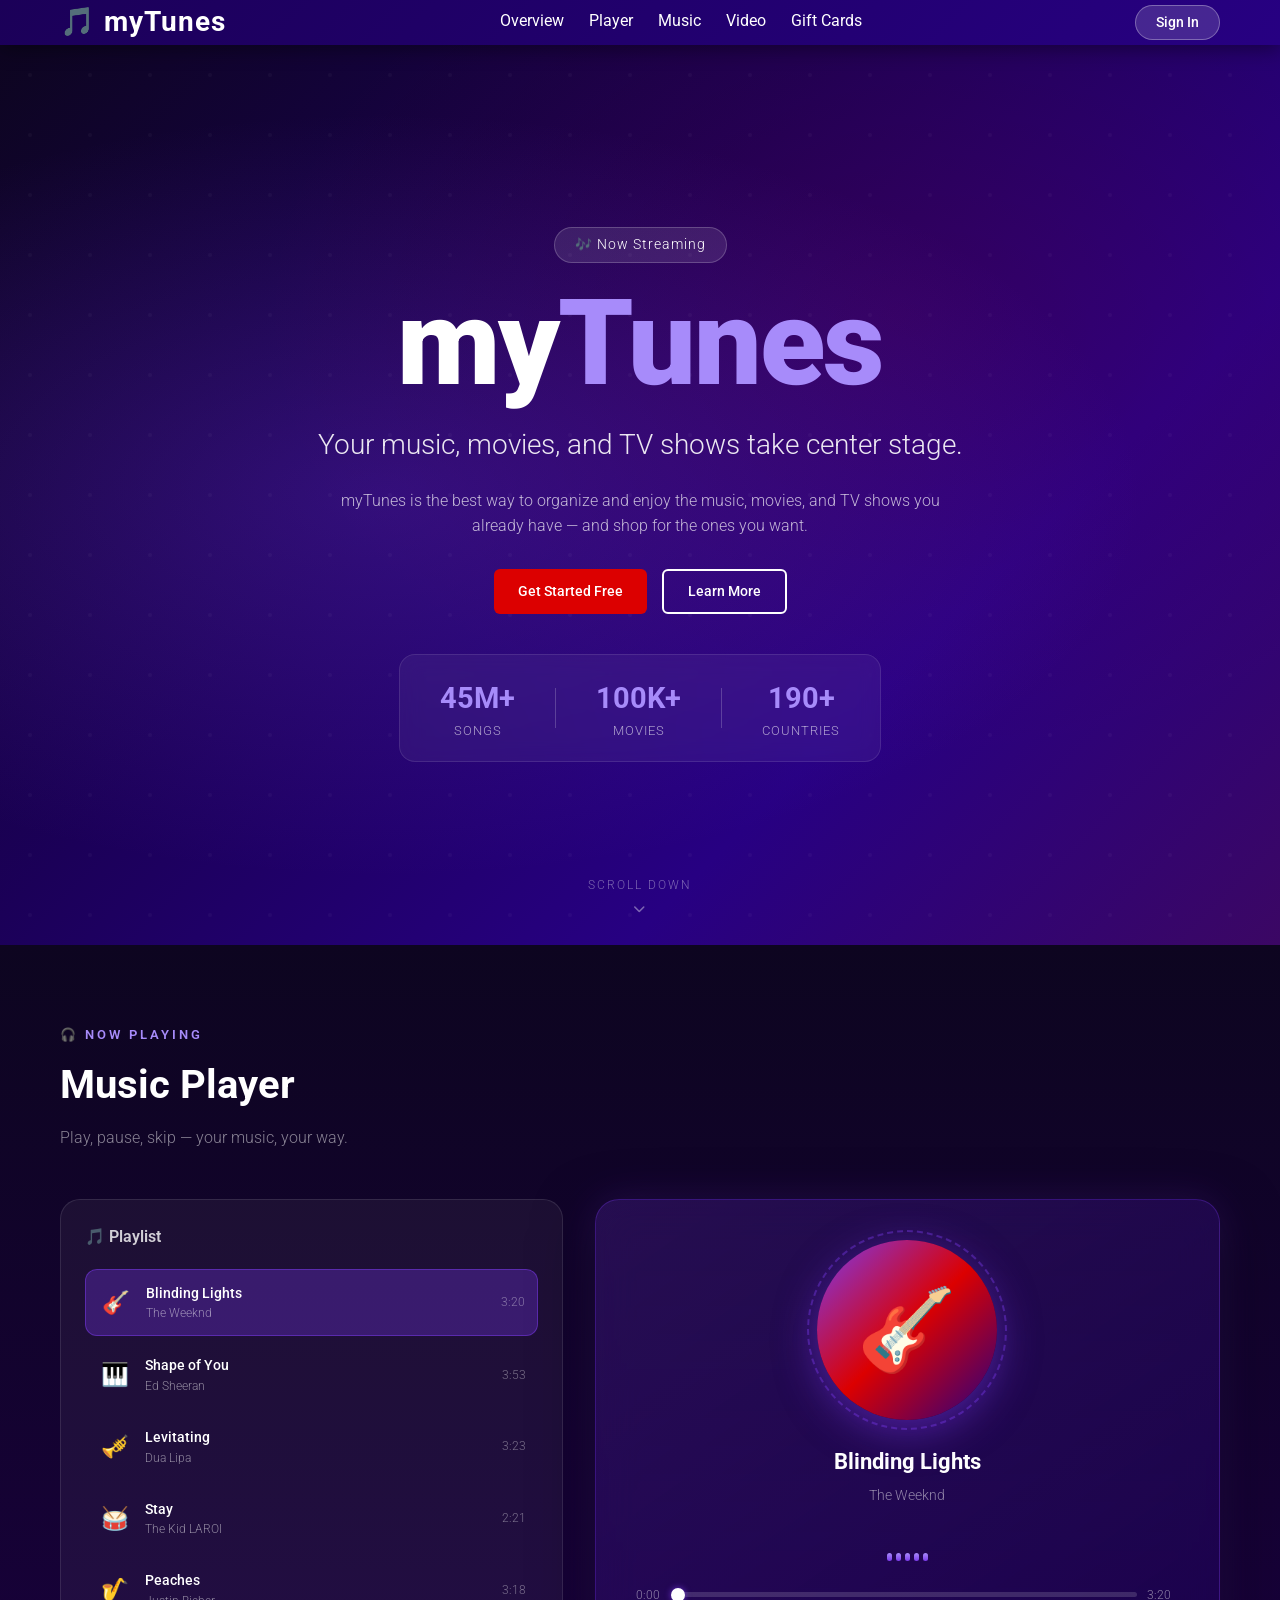
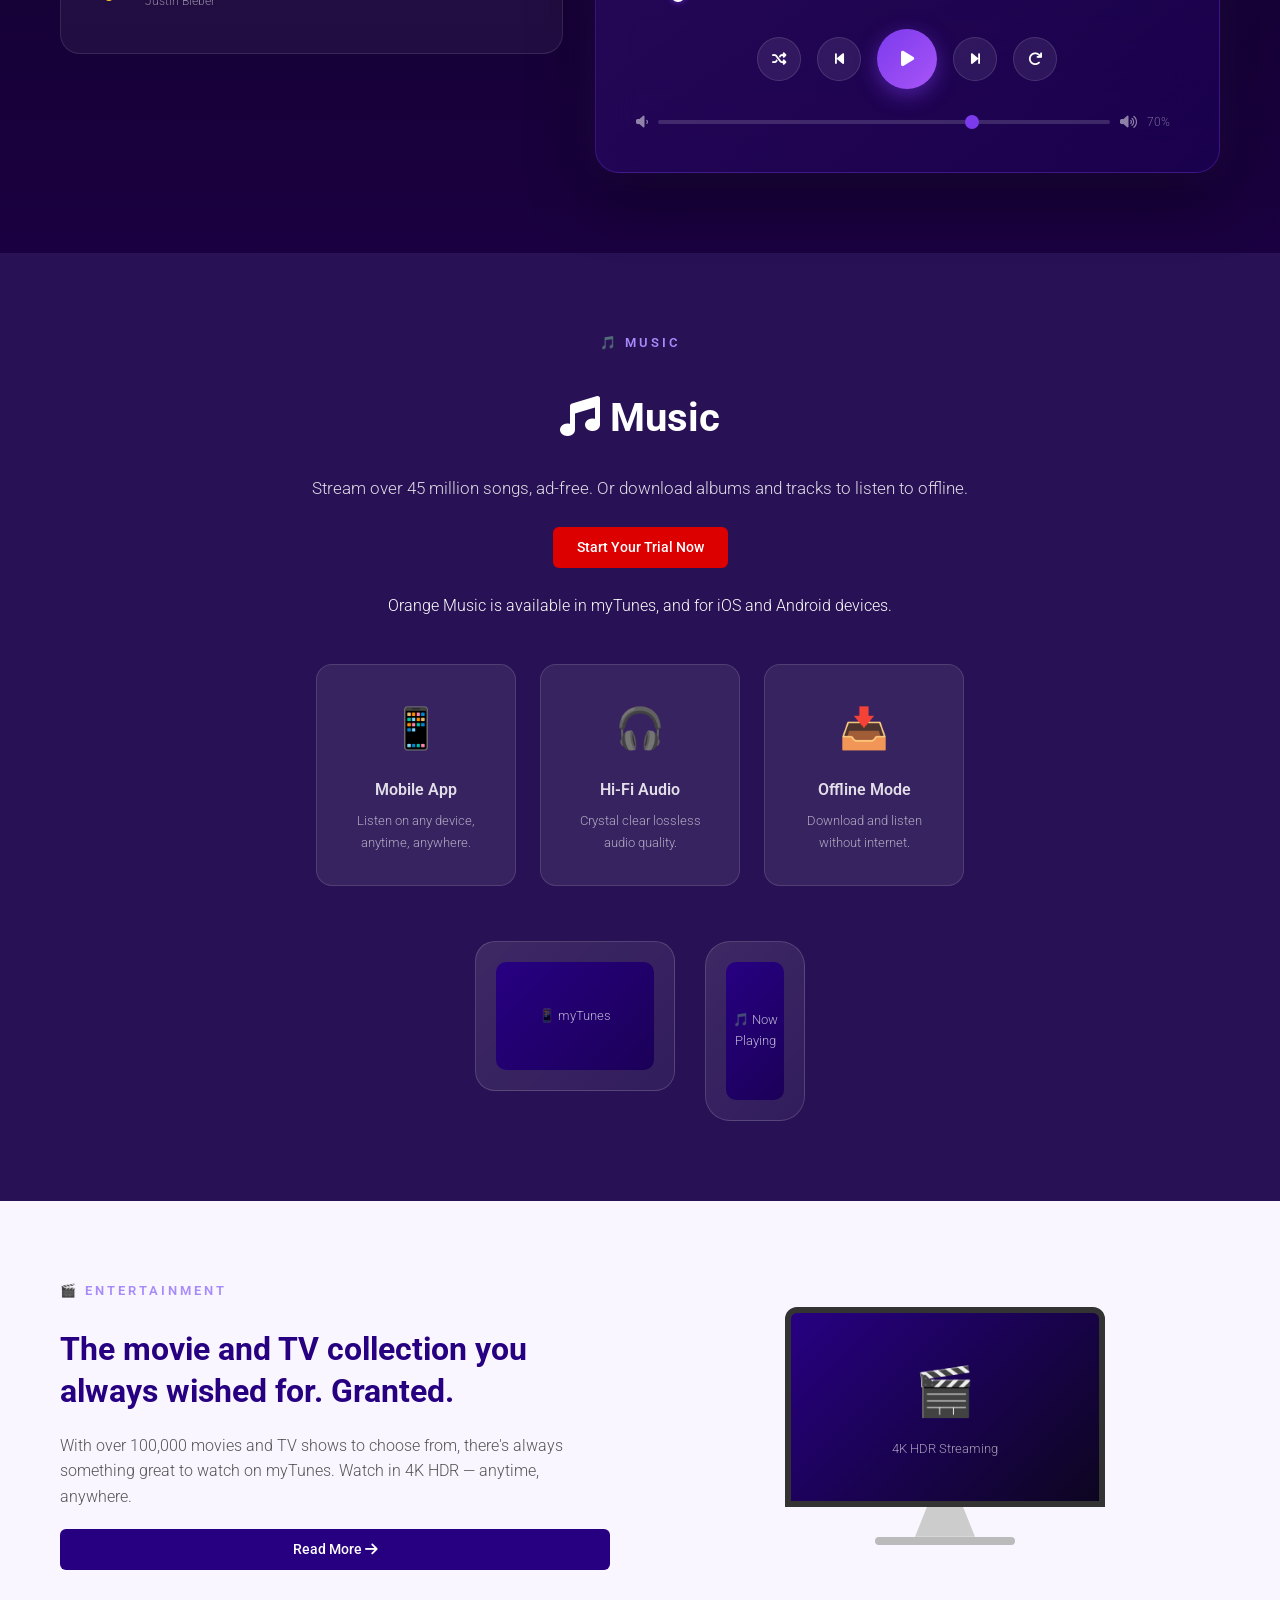
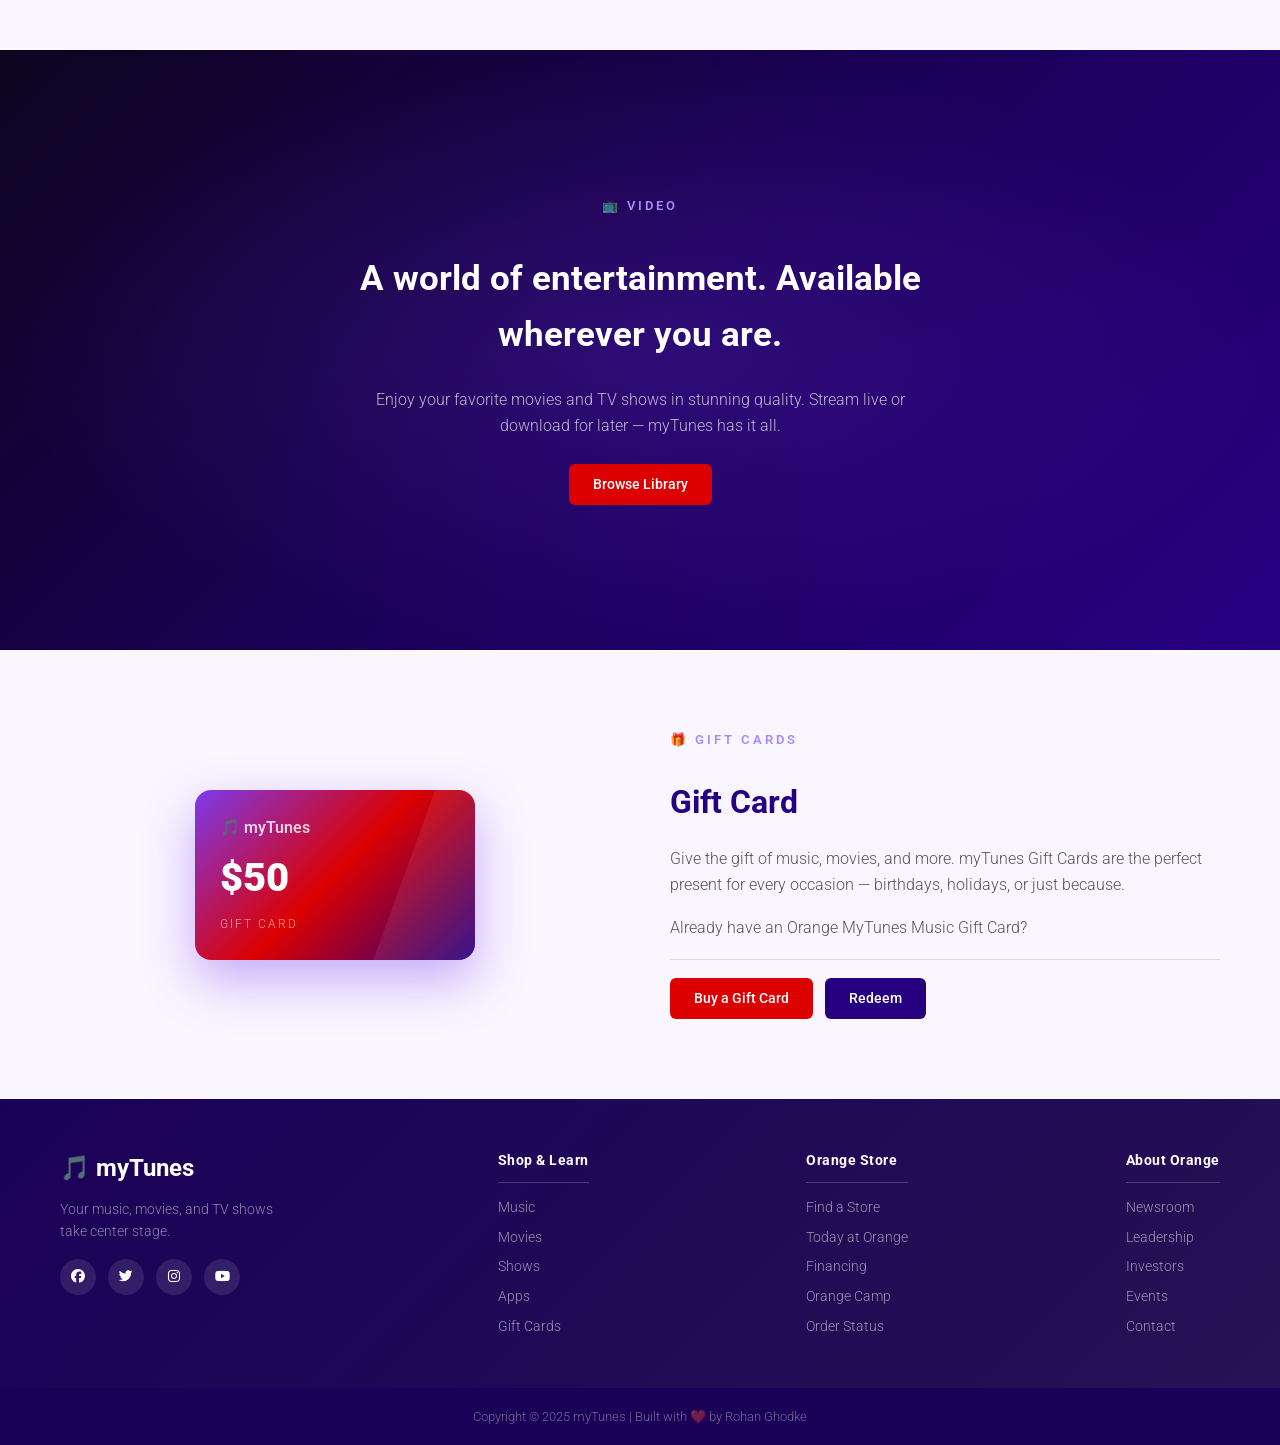
<file: music player Task- 4/index.html>
<!DOCTYPE html>
<html lang="en">
<head>
  <meta charset="UTF-8" />
  <meta http-equiv="X-UA-Compatible" content="IE=edge" />
  <meta name="viewport" content="width=device-width, initial-scale=1.0" />
  <title>myTunes Website</title>
  <link rel="stylesheet" href="style.css" />
  <link href="https://fonts.googleapis.com/css2?family=Roboto:wght@100;300;400;500;700;900&display=swap" rel="stylesheet">
  <link rel="stylesheet" href="https://cdnjs.cloudflare.com/ajax/libs/font-awesome/6.4.0/css/all.min.css">
</head>
<body>

  <!-- HEADER -->
  <header>
    <nav class="container">
      <div class="logo">🎵 myTunes</div>
      <ul>
        <a href="#hero"><li>Overview</li></a>
        <a href="#player"><li>Player</li></a>
        <a href="#music"><li>Music</li></a>
        <a href="#video"><li>Video</li></a>
        <a href="#gift"><li>Gift Cards</li></a>
      </ul>
      <div class="nav-right">
        <button class="nav-btn">Sign In</button>
      </div>
    </nav>
  </header>

  <main>

    <!-- HERO -->
    <section class="hero-section" id="hero">
      <div class="hero-overlay"></div>
      <div class="container hero-content">
        <div class="hero-badge">🎶 Now Streaming</div>
        <h1>my<span>Tunes</span></h1>
        <h3>Your music, movies, and TV shows take center stage.</h3>
        <p>myTunes is the best way to organize and enjoy the music, movies, and TV shows you already have — and shop for the ones you want.</p>
        <div class="hero-btns">
          <button class="primary-btn">Get Started Free</button>
          <button class="ghost-btn">Learn More</button>
        </div>
        <div class="hero-stats">
          <div class="stat"><span>45M+</span><p>Songs</p></div>
          <div class="stat-divider"></div>
          <div class="stat"><span>100K+</span><p>Movies</p></div>
          <div class="stat-divider"></div>
          <div class="stat"><span>190+</span><p>Countries</p></div>
        </div>
      </div>
      <div class="hero-scroll">
        <span>Scroll Down</span>
        <i class="fas fa-chevron-down"></i>
      </div>
    </section>

    <!-- MUSIC PLAYER (Task 4) -->
    <section class="player-section" id="player">
      <div class="container">
        <div class="section-label">🎧 Now Playing</div>
        <h2>Music Player</h2>
        <p class="section-sub">Play, pause, skip — your music, your way.</p>

        <div class="player-wrapper">

          <!-- PLAYLIST SIDEBAR -->
          <div class="playlist">
            <h3>🎵 Playlist</h3>
            <ul id="playlistItems">
              <li class="playlist-item active" data-index="0">
                <div class="pl-icon">🎸</div>
                <div class="pl-info">
                  <span class="pl-title">Blinding Lights</span>
                  <span class="pl-artist">The Weeknd</span>
                </div>
                <span class="pl-dur">3:20</span>
              </li>
              <li class="playlist-item" data-index="1">
                <div class="pl-icon">🎹</div>
                <div class="pl-info">
                  <span class="pl-title">Shape of You</span>
                  <span class="pl-artist">Ed Sheeran</span>
                </div>
                <span class="pl-dur">3:53</span>
              </li>
              <li class="playlist-item" data-index="2">
                <div class="pl-icon">🎺</div>
                <div class="pl-info">
                  <span class="pl-title">Levitating</span>
                  <span class="pl-artist">Dua Lipa</span>
                </div>
                <span class="pl-dur">3:23</span>
              </li>
              <li class="playlist-item" data-index="3">
                <div class="pl-icon">🥁</div>
                <div class="pl-info">
                  <span class="pl-title">Stay</span>
                  <span class="pl-artist">The Kid LAROI</span>
                </div>
                <span class="pl-dur">2:21</span>
              </li>
              <li class="playlist-item" data-index="4">
                <div class="pl-icon">🎷</div>
                <div class="pl-info">
                  <span class="pl-title">Peaches</span>
                  <span class="pl-artist">Justin Bieber</span>
                </div>
                <span class="pl-dur">3:18</span>
              </li>
            </ul>
          </div>

          <!-- PLAYER CARD -->
          <div class="player-card">

            <!-- Album Art -->
            <div class="album-art" id="albumArt">
              <div class="album-inner">
                <div class="album-emoji" id="albumEmoji">🎸</div>
              </div>
              <div class="album-ring"></div>
            </div>

            <!-- Song Info -->
            <div class="song-info">
              <h3 id="songTitle">Blinding Lights</h3>
              <p id="songArtist">The Weeknd</p>
            </div>

            <!-- Equalizer Bars -->
            <div class="equalizer" id="equalizer">
              <span></span><span></span><span></span><span></span><span></span>
            </div>

            <!-- Progress Bar -->
            <div class="progress-wrap">
              <span class="time" id="currentTime">0:00</span>
              <div class="progress-bar-wrap" id="progressWrap">
                <div class="progress-fill" id="progressFill"></div>
                <div class="progress-thumb" id="progressThumb"></div>
              </div>
              <span class="time" id="totalTime">3:20</span>
            </div>

            <!-- Controls -->
            <div class="player-controls">
              <button class="ctrl-btn" id="shuffleBtn" title="Shuffle"><i class="fas fa-random"></i></button>
              <button class="ctrl-btn prev-btn" id="prevBtn" title="Previous"><i class="fas fa-step-backward"></i></button>
              <button class="ctrl-btn play-btn" id="playBtn" title="Play/Pause">
                <i class="fas fa-play" id="playIcon"></i>
              </button>
              <button class="ctrl-btn next-btn" id="nextBtn" title="Next"><i class="fas fa-step-forward"></i></button>
              <button class="ctrl-btn" id="repeatBtn" title="Repeat"><i class="fas fa-redo"></i></button>
            </div>

            <!-- Volume -->
            <div class="volume-wrap">
              <i class="fas fa-volume-down vol-icon"></i>
              <input type="range" id="volumeSlider" class="volume-slider" min="0" max="100" value="70">
              <i class="fas fa-volume-up vol-icon"></i>
              <span class="vol-label" id="volLabel">70%</span>
            </div>

          </div>
        </div>
      </div>
    </section>

    <!-- MUSIC SECTION -->
    <section class="music-section" id="music">
      <div class="container">
        <div class="section-label">🎵 Music</div>
        <h2><i class="fa fa-music"></i> Music</h2>
        <h4>Stream over 45 million songs, ad-free. Or download albums and tracks to listen to offline.</h4>
        <button class="primary-btn">Start Your Trial Now</button>
        <p>Orange Music is available in myTunes, and for iOS and Android devices.</p>

        <div class="music-features">
          <div class="feat-card">
            <div class="feat-icon">📱</div>
            <h4>Mobile App</h4>
            <p>Listen on any device, anytime, anywhere.</p>
          </div>
          <div class="feat-card">
            <div class="feat-icon">🎧</div>
            <h4>Hi-Fi Audio</h4>
            <p>Crystal clear lossless audio quality.</p>
          </div>
          <div class="feat-card">
            <div class="feat-icon">📥</div>
            <h4>Offline Mode</h4>
            <p>Download and listen without internet.</p>
          </div>
        </div>

        <div class="devices-visual">
          <div class="device-card ipad">
            <div class="device-screen">
              <div class="screen-content">📱 myTunes</div>
            </div>
          </div>
          <div class="device-card iphone">
            <div class="device-screen">
              <div class="screen-content">🎵 Now Playing</div>
            </div>
          </div>
        </div>
      </div>
    </section>

    <!-- ABOUT MUSIC -->
    <section class="about-music container">
      <div class="about-content">
        <div class="section-label">🎬 Entertainment</div>
        <h3>The movie and TV collection you always wished for. Granted.</h3>
        <p>With over 100,000 movies and TV shows to choose from, there's always something great to watch on myTunes. Watch in 4K HDR — anytime, anywhere.</p>
        <button class="secondary-btn">Read More <i class="fas fa-arrow-right"></i></button>
      </div>
      <div class="mac-visual">
        <div class="mac-body">
          <div class="mac-screen">
            <div class="mac-screen-content">
              <div class="movie-thumb">🎬</div>
              <p>4K HDR Streaming</p>
            </div>
          </div>
          <div class="mac-stand"></div>
          <div class="mac-base"></div>
        </div>
      </div>
    </section>

    <!-- VIDEO SECTION -->
    <section class="video-section" id="video">
      <div class="video-overlay"></div>
      <div class="container">
        <div class="section-label" style="color:#a78bfa">📺 Video</div>
        <h3>A world of entertainment. Available wherever you are.</h3>
        <p>Enjoy your favorite movies and TV shows in stunning quality. Stream live or download for later — myTunes has it all.</p>
        <button class="primary-btn">Browse Library</button>
      </div>
    </section>

    <!-- GIFT SECTION -->
    <div class="container">
      <section class="gift-section" id="gift">
        <div class="gift-visual">
          <div class="gift-card-visual">
            <div class="gift-shine"></div>
            <div class="gift-logo">🎵 myTunes</div>
            <div class="gift-amount">$50</div>
            <div class="gift-label">Gift Card</div>
          </div>
        </div>
        <div class="gift-content">
          <div class="section-label">🎁 Gift Cards</div>
          <h3>Gift Card</h3>
          <p>Give the gift of music, movies, and more. myTunes Gift Cards are the perfect present for every occasion — birthdays, holidays, or just because.</p>
          <p>Already have an Orange MyTunes Music Gift Card?</p>
          <hr />
          <div class="gift-btns">
            <button class="primary-btn">Buy a Gift Card</button>
            <button class="secondary-btn">Redeem</button>
          </div>
        </div>
      </section>
    </div>

  </main>

  <!-- FOOTER -->
  <footer>
    <section class="footer-upper">
      <div class="container">
        <div class="footer-brand">
          <div class="footer-logo">🎵 myTunes</div>
          <p>Your music, movies, and TV shows take center stage.</p>
          <div class="social-links">
            <a href="#"><i class="fab fa-facebook"></i></a>
            <a href="#"><i class="fab fa-twitter"></i></a>
            <a href="#"><i class="fab fa-instagram"></i></a>
            <a href="#"><i class="fab fa-youtube"></i></a>
          </div>
        </div>
        <div class="footer-links">
          <h4>Shop & Learn</h4>
          <ul>
            <li>Music</li><li>Movies</li><li>Shows</li><li>Apps</li><li>Gift Cards</li>
          </ul>
        </div>
        <div class="footer-links">
          <h4>Orange Store</h4>
          <ul>
            <li>Find a Store</li><li>Today at Orange</li><li>Financing</li><li>Orange Camp</li><li>Order Status</li>
          </ul>
        </div>
        <div class="footer-links">
          <h4>About Orange</h4>
          <ul>
            <li>Newsroom</li><li>Leadership</li><li>Investors</li><li>Events</li><li>Contact</li>
          </ul>
        </div>
      </div>
    </section>
    <section class="footer-lower">
      <p>Copyright © 2025 myTunes | Built with ❤️ by Rohan Ghodke</p>
    </section>
  </footer>

  <script src="script.js"></script>
</body>
</html>
</file>
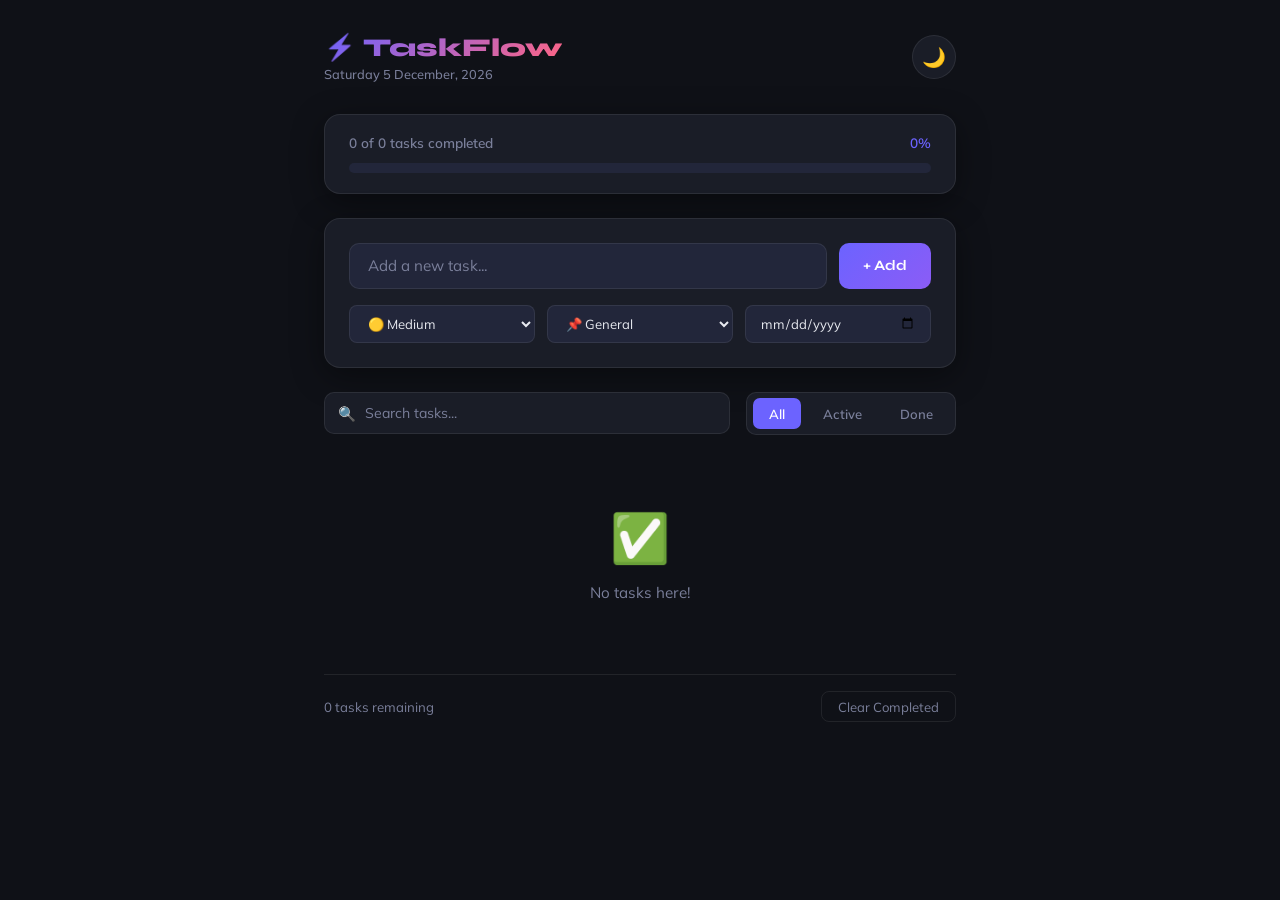
<file: Task -2-ToDo-List/index.html>
<!DOCTYPE html>
<html lang="en">
<head>
<meta charset="UTF-8">
<meta name="viewport" content="width=device-width, initial-scale=1.0">
<title>TaskFlow | To-Do App</title>
<link href="https://fonts.googleapis.com/css2?family=Syne:wght@400;600;700;800&family=Mulish:wght@300;400;500;600&display=swap" rel="stylesheet">
<link rel="stylesheet" href="style.css">
</head>
<body class="dark">

<!-- CONFETTI CANVAS -->
<canvas id="confetti-canvas"></canvas>

<!-- APP WRAPPER -->
<div class="app">

  <!-- HEADER -->
  <header>
    <div class="header-left">
      <div class="logo">⚡ TaskFlow</div>
      <div class="date-display" id="dateDisplay"></div>
    </div>
    <button class="theme-btn" id="themeBtn" title="Toggle Theme">🌙</button>
  </header>

  <!-- PROGRESS -->
  <div class="progress-section">
    <div class="progress-info">
      <span id="progressText">0 of 0 tasks completed</span>
      <span id="progressPercent">0%</span>
    </div>
    <div class="progress-bar-wrap">
      <div class="progress-bar" id="progressBar"></div>
    </div>
  </div>

  <!-- ADD TASK -->
  <div class="add-section">
    <div class="add-card">
      <div class="add-row">
        <input type="text" id="taskInput" class="task-input" placeholder="Add a new task...">
        <button class="add-btn" id="addBtn">+ Add</button>
      </div>
      <div class="add-options">
        <select id="prioritySelect" class="option-select">
          <option value="low">🟢 Low</option>
          <option value="medium" selected>🟡 Medium</option>
          <option value="high">🔴 High</option>
        </select>
        <select id="categorySelect" class="option-select">
          <option value="general">📌 General</option>
          <option value="work">💼 Work</option>
          <option value="personal">👤 Personal</option>
          <option value="study">📚 Study</option>
        </select>
        <input type="date" id="dueDateInput" class="option-select date-input">
      </div>
    </div>
  </div>

  <!-- SEARCH & FILTER -->
  <div class="controls">
    <div class="search-wrap">
      <span class="search-icon">🔍</span>
      <input type="text" id="searchInput" class="search-input" placeholder="Search tasks...">
    </div>
    <div class="filter-tabs">
      <button class="filter-btn active" data-filter="all">All</button>
      <button class="filter-btn" data-filter="active">Active</button>
      <button class="filter-btn" data-filter="completed">Done</button>
    </div>
  </div>

  <!-- TASK LIST -->
  <div class="task-list" id="taskList">
    <div class="empty-state" id="emptyState">
      <div class="empty-icon">📋</div>
      <p>No tasks yet! Add one above.</p>
    </div>
  </div>

  <!-- FOOTER -->
  <footer class="app-footer">
    <span id="remainingCount">0 tasks remaining</span>
    <button class="clear-btn" id="clearCompleted">Clear Completed</button>
  </footer>

</div>

<!-- EDIT MODAL -->
<div class="modal-overlay" id="modalOverlay">
  <div class="modal">
    <h3>Edit Task</h3>
    <input type="text" id="editInput" class="task-input" placeholder="Edit task...">
    <div class="add-options">
      <select id="editPriority" class="option-select">
        <option value="low">🟢 Low</option>
        <option value="medium">🟡 Medium</option>
        <option value="high">🔴 High</option>
      </select>
      <select id="editCategory" class="option-select">
        <option value="general">📌 General</option>
        <option value="work">💼 Work</option>
        <option value="personal">👤 Personal</option>
        <option value="study">📚 Study</option>
      </select>
      <input type="date" id="editDate" class="option-select date-input">
    </div>
    <div class="modal-btns">
      <button class="modal-cancel" id="modalCancel">Cancel</button>
      <button class="modal-save" id="modalSave">Save Changes</button>
    </div>
  </div>
</div>

<script src="script.js"></script>
</body>
</html>
</file>
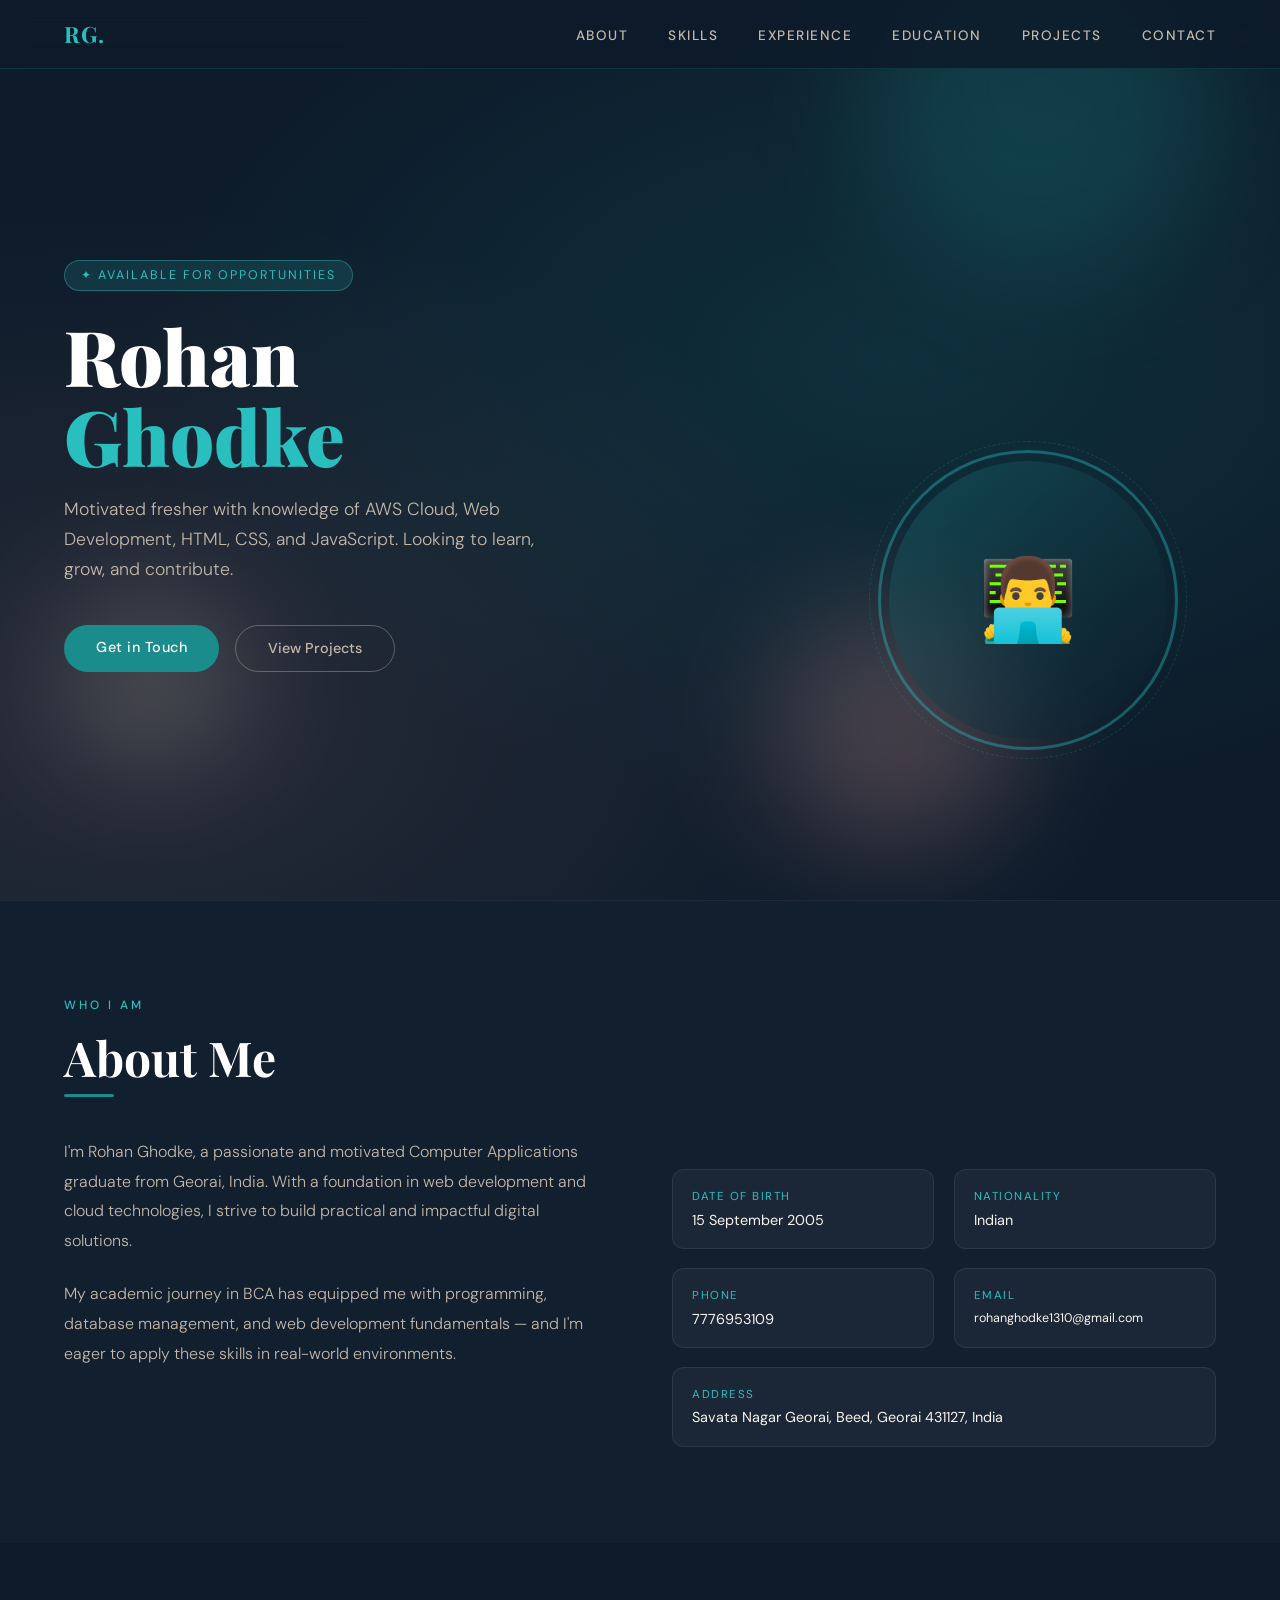
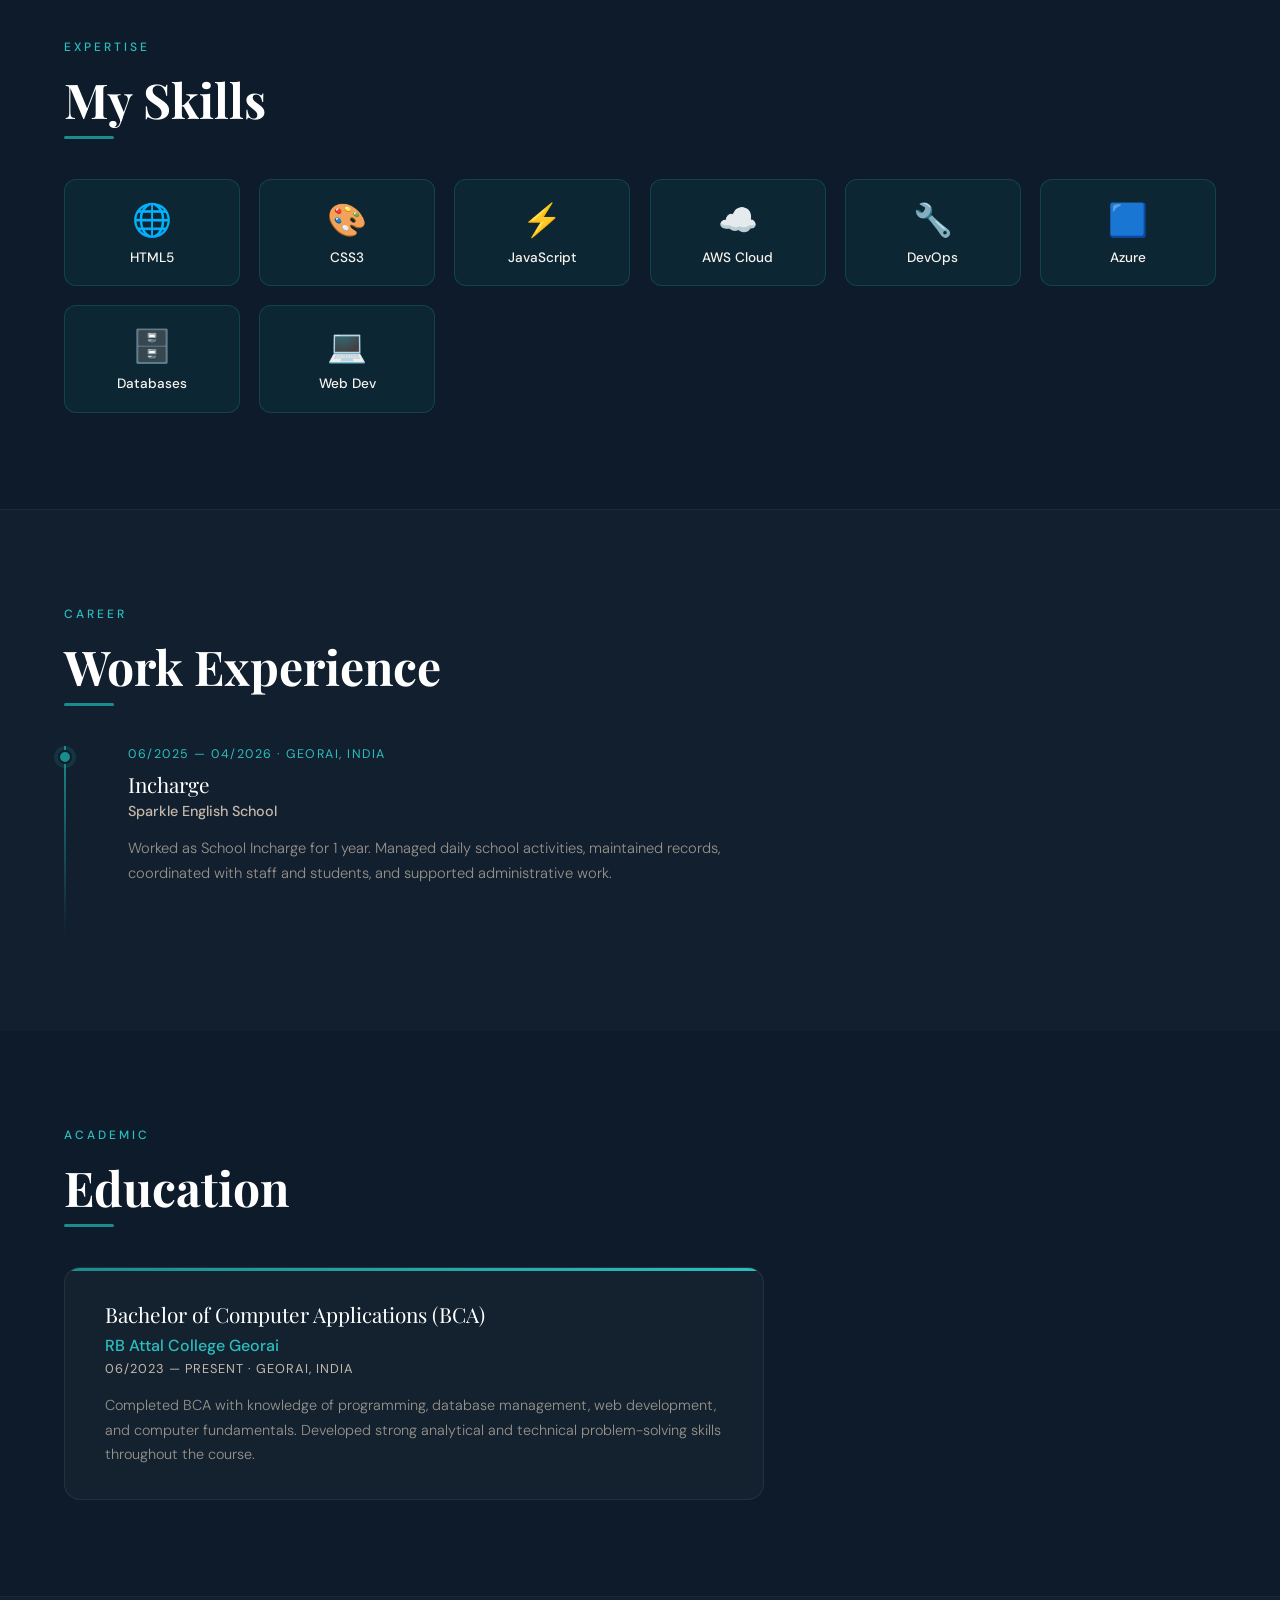
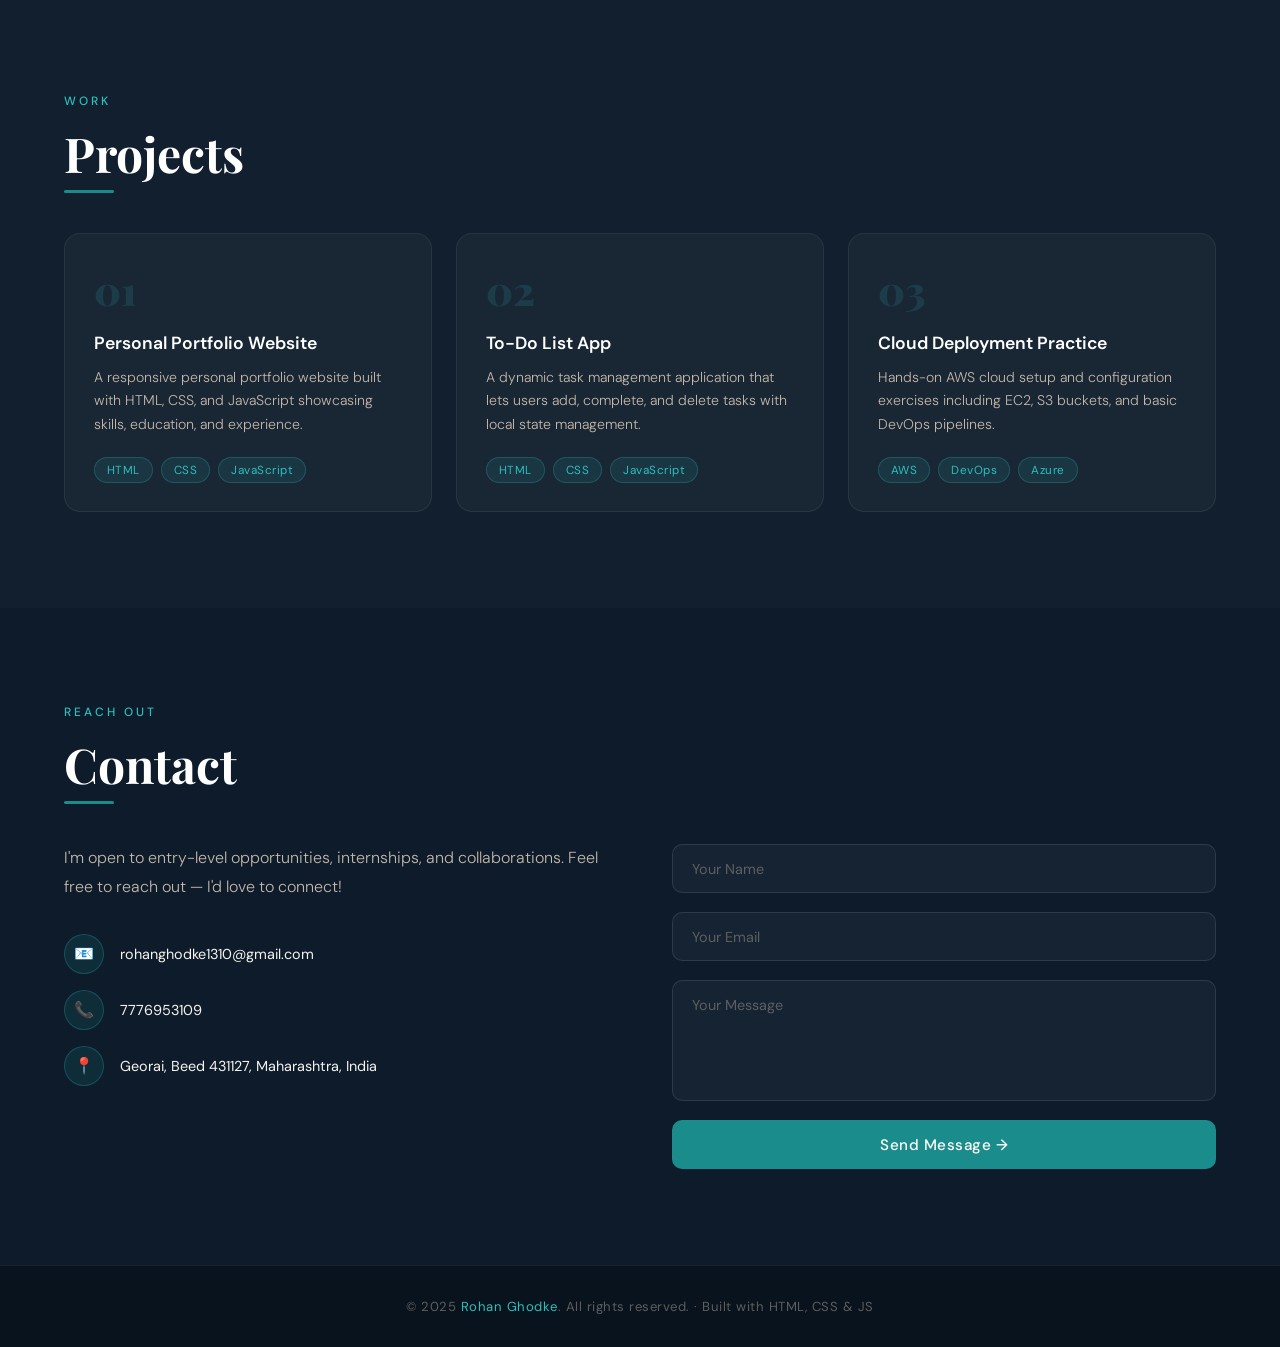
<file: Task-1-Portfolio/index.html>
<!DOCTYPE html>
<html lang="en">
<head>
<meta charset="UTF-8">
<meta name="viewport" content="width=device-width, initial-scale=1.0">
<title>Rohan Ghodke | Portfolio</title>
<link href="https://fonts.googleapis.com/css2?family=Playfair+Display:wght@400;700;900&family=DM+Sans:wght@300;400;500&display=swap" rel="stylesheet">
<link rel="stylesheet" href="style.css">
</head>
<body>

<!-- NAV -->
<nav>
  <div class="nav-logo">RG.</div>
  <ul class="nav-links">
    <li><a href="#about">About</a></li>
    <li><a href="#skills">Skills</a></li>
    <li><a href="#experience">Experience</a></li>
    <li><a href="#education">Education</a></li>
    <li><a href="#projects">Projects</a></li>
    <li><a href="#contact">Contact</a></li>
  </ul>
</nav>

<!-- HERO -->
<section id="hero">
  <div class="hero-bg"></div>
  <div class="hero-blob blob1"></div>
  <div class="hero-blob blob2"></div>
  <div class="hero-blob blob3"></div>

  <div class="hero-content">
    <div class="hero-tag">✦ Available for Opportunities</div>
    <h1 class="hero-name">Rohan<br><span>Ghodke</span></h1>
    <p class="hero-tagline">Motivated fresher with knowledge of AWS Cloud, Web Development, HTML, CSS, and JavaScript. Looking to learn, grow, and contribute.</p>
    <div class="hero-btns">
      <a href="#contact" class="btn-primary">Get in Touch</a>
      <a href="#projects" class="btn-outline">View Projects</a>
    </div>
  </div>

  <div class="hero-photo-wrap">
    <div class="hero-photo-ring">
      <div class="hero-photo-placeholder">👨‍💻</div>
    </div>
  </div>
</section>

<!-- ABOUT -->
<section id="about">
  <div class="reveal">
    <div class="section-label">Who I Am</div>
    <h2 class="section-title">About Me</h2>
  </div>
  <div class="about-grid reveal">
    <div class="about-text">
      <p>I'm Rohan Ghodke, a passionate and motivated Computer Applications graduate from Georai, India. With a foundation in web development and cloud technologies, I strive to build practical and impactful digital solutions.</p>
      <p>My academic journey in BCA has equipped me with programming, database management, and web development fundamentals — and I'm eager to apply these skills in real-world environments.</p>
    </div>
    <div class="about-info">
      <div class="info-card">
        <div class="label">Date of Birth</div>
        <div class="value">15 September 2005</div>
      </div>
      <div class="info-card">
        <div class="label">Nationality</div>
        <div class="value">Indian</div>
      </div>
      <div class="info-card">
        <div class="label">Phone</div>
        <div class="value">7776953109</div>
      </div>
      <div class="info-card">
        <div class="label">Email</div>
        <div class="value" style="font-size:0.78rem">rohanghodke1310@gmail.com</div>
      </div>
      <div class="info-card" style="grid-column: span 2;">
        <div class="label">Address</div>
        <div class="value">Savata Nagar Georai, Beed, Georai 431127, India</div>
      </div>
    </div>
  </div>
</section>

<!-- SKILLS -->
<section id="skills">
  <div class="reveal">
    <div class="section-label">Expertise</div>
    <h2 class="section-title">My Skills</h2>
  </div>
  <div class="skills-grid reveal">
    <div class="skill-pill"><div class="icon">🌐</div><div class="name">HTML5</div></div>
    <div class="skill-pill"><div class="icon">🎨</div><div class="name">CSS3</div></div>
    <div class="skill-pill"><div class="icon">⚡</div><div class="name">JavaScript</div></div>
    <div class="skill-pill"><div class="icon">☁️</div><div class="name">AWS Cloud</div></div>
    <div class="skill-pill"><div class="icon">🔧</div><div class="name">DevOps</div></div>
    <div class="skill-pill"><div class="icon">🟦</div><div class="name">Azure</div></div>
    <div class="skill-pill"><div class="icon">🗄️</div><div class="name">Databases</div></div>
    <div class="skill-pill"><div class="icon">💻</div><div class="name">Web Dev</div></div>
  </div>
</section>

<!-- EXPERIENCE -->
<section id="experience">
  <div class="reveal">
    <div class="section-label">Career</div>
    <h2 class="section-title">Work Experience</h2>
  </div>
  <div class="timeline reveal">
    <div class="timeline-item">
      <div class="timeline-dot"></div>
      <div class="timeline-date">06/2025 — 04/2026 · Georai, India</div>
      <div class="timeline-role">Incharge</div>
      <div class="timeline-company">Sparkle English School</div>
      <div class="timeline-desc">Worked as School Incharge for 1 year. Managed daily school activities, maintained records, coordinated with staff and students, and supported administrative work.</div>
    </div>
  </div>
</section>

<!-- EDUCATION -->
<section id="education">
  <div class="reveal">
    <div class="section-label">Academic</div>
    <h2 class="section-title">Education</h2>
  </div>
  <div class="edu-card reveal">
    <div class="edu-degree">Bachelor of Computer Applications (BCA)</div>
    <div class="edu-school">RB Attal College Georai</div>
    <div class="edu-period">06/2023 — Present · Georai, India</div>
    <div class="edu-desc">Completed BCA with knowledge of programming, database management, web development, and computer fundamentals. Developed strong analytical and technical problem-solving skills throughout the course.</div>
  </div>
</section>

<!-- PROJECTS -->
<section id="projects">
  <div class="reveal">
    <div class="section-label">Work</div>
    <h2 class="section-title">Projects</h2>
  </div>
  <div class="projects-grid reveal">
    <div class="project-card">
      <div class="project-num">01</div>
      <div class="project-title">Personal Portfolio Website</div>
      <div class="project-desc">A responsive personal portfolio website built with HTML, CSS, and JavaScript showcasing skills, education, and experience.</div>
      <div class="project-tags">
        <span class="tag">HTML</span><span class="tag">CSS</span><span class="tag">JavaScript</span>
      </div>
    </div>
    <div class="project-card">
      <div class="project-num">02</div>
      <div class="project-title">To-Do List App</div>
      <div class="project-desc">A dynamic task management application that lets users add, complete, and delete tasks with local state management.</div>
      <div class="project-tags">
        <span class="tag">HTML</span><span class="tag">CSS</span><span class="tag">JavaScript</span>
      </div>
    </div>
    <div class="project-card">
      <div class="project-num">03</div>
      <div class="project-title">Cloud Deployment Practice</div>
      <div class="project-desc">Hands-on AWS cloud setup and configuration exercises including EC2, S3 buckets, and basic DevOps pipelines.</div>
      <div class="project-tags">
        <span class="tag">AWS</span><span class="tag">DevOps</span><span class="tag">Azure</span>
      </div>
    </div>
  </div>
</section>

<!-- CONTACT -->
<section id="contact">
  <div class="reveal">
    <div class="section-label">Reach Out</div>
    <h2 class="section-title">Contact</h2>
  </div>
  <div class="contact-wrapper">
    <div class="contact-info reveal">
      <p>I'm open to entry-level opportunities, internships, and collaborations. Feel free to reach out — I'd love to connect!</p>
      <ul class="contact-list">
        <li><div class="contact-icon">📧</div><span>rohanghodke1310@gmail.com</span></li>
        <li><div class="contact-icon">📞</div><span>7776953109</span></li>
        <li><div class="contact-icon">📍</div><span>Georai, Beed 431127, Maharashtra, India</span></li>
      </ul>
    </div>
    <div class="contact-form reveal">
      <input class="form-input" type="text" placeholder="Your Name">
      <input class="form-input" type="email" placeholder="Your Email">
      <textarea class="form-input" rows="5" placeholder="Your Message"></textarea>
      <button class="form-btn">Send Message →</button>
    </div>
  </div>
</section>

<!-- FOOTER -->
<footer>
  <p>© 2025 <span>Rohan Ghodke</span>. All rights reserved. · Built with HTML, CSS & JS</p>
</footer>

<script src="script.js"></script>
</body>
</html>
</file>
<file: music player Task- 4/style.css>
@import url("https://fonts.googleapis.com/css2?family=Roboto:wght@100;300;400;500;700;900&display=swap");

:root {
  --purple500: #281154;
  --purple300: #270082;
  --purple600: #1b0058;
  --purple-light: #7c3aed;
  --purple-glow: rgba(124,58,237,0.3);
  --red600: #dc0000;
  --body: #f9f6ff;
  --max-width: 1200px;
  --white: #ffffff;
  --gray: #e5e7eb;
}

/* ── RESET ── */
* { margin: 0; padding: 0; box-sizing: border-box; }
html, body {
  font-family: "Roboto", sans-serif;
  font-weight: 300;
  line-height: 1.6;
  scroll-behavior: smooth;
  background: var(--body);
}
section { scroll-margin: 80px; }
ul { list-style: none; }
a { text-decoration: none; color: white; }
.container { max-width: 1200px; margin: 0 auto; padding: 0 20px; }

/* ── HEADER ── */
header {
  background: linear-gradient(135deg, var(--purple600), var(--purple300));
  position: sticky;
  top: 0;
  z-index: 100;
  box-shadow: 0 4px 20px rgba(0,0,0,0.4);
}
nav {
  display: flex;
  justify-content: space-between;
  align-items: center;
  color: white;
  padding: 18px 0;
}
.logo {
  font-size: 28px;
  font-weight: 700;
  letter-spacing: 1px;
}
nav ul { display: flex; gap: 25px; }
nav ul li {
  border-bottom: 2px solid transparent;
  transition: 0.2s ease;
  padding-bottom: 2px;
  cursor: pointer;
  font-weight: 400;
}
nav ul li:hover { border-bottom: 2px solid white; }
.nav-btn {
  background: rgba(255,255,255,0.15);
  border: 1px solid rgba(255,255,255,0.3);
  color: white;
  padding: 8px 20px;
  border-radius: 50px;
  cursor: pointer;
  font-family: "Roboto", sans-serif;
  transition: 0.2s;
}
.nav-btn:hover { background: rgba(255,255,255,0.25); }

button {
  padding: 12px 24px;
  border: none;
  border-radius: 6px;
  cursor: pointer;
  font-family: "Roboto", sans-serif;
  font-weight: 500;
  font-size: 0.9rem;
  transition: 0.2s ease;
}
button:hover { opacity: 0.88; transform: translateY(-1px); }

.primary-btn { background: var(--red600); color: white; }
.secondary-btn { background: var(--purple300); color: white; }
.ghost-btn {
  background: transparent;
  border: 2px solid white;
  color: white;
  padding: 12px 24px;
  border-radius: 6px;
  cursor: pointer;
  font-family: "Roboto", sans-serif;
  font-weight: 500;
  transition: 0.2s;
}
.ghost-btn:hover { background: rgba(255,255,255,0.1); }

.section-label {
  font-size: 0.8rem;
  letter-spacing: 3px;
  text-transform: uppercase;
  color: #a78bfa;
  font-weight: 600;
  margin-bottom: 0.5rem;
}

/* ── HERO ── */
.hero-section {
  background: linear-gradient(135deg, #0d0520 0%, #1b0058 40%, #270082 70%, #3b0764 100%);
  min-height: 100vh;
  display: flex;
  flex-direction: column;
  align-items: center;
  justify-content: center;
  color: white;
  text-align: center;
  position: relative;
  overflow: hidden;
}
.hero-section::before {
  content: '';
  position: absolute;
  inset: 0;
  background: radial-gradient(ellipse at 30% 50%, rgba(124,58,237,0.25) 0%, transparent 60%),
              radial-gradient(ellipse at 70% 30%, rgba(220,0,0,0.1) 0%, transparent 50%);
}
.hero-overlay {
  position: absolute;
  inset: 0;
  background: url("data:image/svg+xml,%3Csvg width='60' height='60' viewBox='0 0 60 60' xmlns='http://www.w3.org/2000/svg'%3E%3Cg fill='none' fill-rule='evenodd'%3E%3Cg fill='%23ffffff' fill-opacity='0.03'%3E%3Ccircle cx='30' cy='30' r='2'/%3E%3C/g%3E%3C/g%3E%3C/svg%3E");
}
.hero-content {
  position: relative;
  display: flex;
  flex-direction: column;
  align-items: center;
  gap: 20px;
  z-index: 1;
}
.hero-badge {
  background: rgba(255,255,255,0.1);
  border: 1px solid rgba(255,255,255,0.2);
  padding: 6px 20px;
  border-radius: 50px;
  font-size: 0.85rem;
  letter-spacing: 1px;
}
.hero-section h1 {
  font-size: clamp(60px, 10vw, 120px);
  font-weight: 900;
  line-height: 1;
  letter-spacing: -2px;
}
.hero-section h1 span { color: #a78bfa; }
.hero-section h3 { font-size: clamp(18px, 3vw, 28px); font-weight: 300; opacity: 0.9; }
.hero-section p { font-size: 1rem; opacity: 0.7; max-width: 600px; }
.hero-btns { display: flex; gap: 15px; flex-wrap: wrap; justify-content: center; margin-top: 10px; }
.hero-stats {
  display: flex;
  gap: 40px;
  align-items: center;
  margin-top: 20px;
  padding: 20px 40px;
  background: rgba(255,255,255,0.05);
  border: 1px solid rgba(255,255,255,0.1);
  border-radius: 16px;
  backdrop-filter: blur(10px);
}
.stat { text-align: center; }
.stat span { display: block; font-size: 1.8rem; font-weight: 700; color: #a78bfa; }
.stat p { font-size: 0.8rem; opacity: 0.6; letter-spacing: 1px; text-transform: uppercase; }
.stat-divider { width: 1px; height: 40px; background: rgba(255,255,255,0.2); }
.hero-scroll {
  position: absolute;
  bottom: 30px;
  display: flex;
  flex-direction: column;
  align-items: center;
  gap: 8px;
  color: rgba(255,255,255,0.4);
  font-size: 0.75rem;
  letter-spacing: 2px;
  text-transform: uppercase;
  animation: bounce 2s infinite;
  z-index: 1;
}
@keyframes bounce {
  0%,100% { transform: translateY(0); }
  50% { transform: translateY(8px); }
}

/* ── MUSIC PLAYER ── */
.player-section {
  background: linear-gradient(180deg, #0d0520, #1a0040);
  padding: 80px 0;
  color: white;
}
.player-section h2 {
  font-size: 2.5rem;
  font-weight: 700;
  margin-bottom: 0.5rem;
}
.section-sub { opacity: 0.5; margin-bottom: 3rem; font-size: 1rem; }

.player-wrapper {
  display: flex;
  gap: 2rem;
  align-items: flex-start;
  flex-wrap: wrap;
}

/* PLAYLIST */
.playlist {
  flex: 1;
  min-width: 260px;
  background: rgba(255,255,255,0.05);
  border: 1px solid rgba(255,255,255,0.1);
  border-radius: 20px;
  padding: 1.5rem;
}
.playlist h3 { font-size: 1rem; font-weight: 600; margin-bottom: 1.2rem; opacity: 0.8; }
.playlist-item {
  display: flex;
  align-items: center;
  gap: 12px;
  padding: 12px;
  border-radius: 12px;
  cursor: pointer;
  transition: background 0.2s;
  margin-bottom: 6px;
}
.playlist-item:hover { background: rgba(255,255,255,0.08); }
.playlist-item.active { background: rgba(124,58,237,0.3); border: 1px solid rgba(124,58,237,0.5); }
.pl-icon { font-size: 1.4rem; width: 36px; text-align: center; }
.pl-info { flex: 1; }
.pl-title { display: block; font-size: 0.88rem; font-weight: 500; }
.pl-artist { display: block; font-size: 0.75rem; opacity: 0.5; }
.pl-dur { font-size: 0.75rem; opacity: 0.4; }

/* PLAYER CARD */
.player-card {
  flex: 1.2;
  min-width: 300px;
  background: linear-gradient(145deg, rgba(124,58,237,0.2), rgba(27,0,88,0.6));
  border: 1px solid rgba(124,58,237,0.3);
  border-radius: 24px;
  padding: 2.5rem;
  display: flex;
  flex-direction: column;
  align-items: center;
  gap: 1.5rem;
  backdrop-filter: blur(20px);
  box-shadow: 0 20px 60px rgba(0,0,0,0.5), 0 0 40px rgba(124,58,237,0.2);
}

/* Album Art */
.album-art {
  position: relative;
  width: 180px;
  height: 180px;
}
.album-inner {
  width: 180px;
  height: 180px;
  border-radius: 50%;
  background: linear-gradient(135deg, #7c3aed, #dc0000, #270082);
  display: flex;
  align-items: center;
  justify-content: center;
  font-size: 5rem;
  box-shadow: 0 10px 40px rgba(124,58,237,0.5);
  transition: transform 0.3s;
}
.album-inner.spinning { animation: spin 4s linear infinite; }
@keyframes spin { to { transform: rotate(360deg); } }

.album-ring {
  position: absolute;
  inset: -10px;
  border-radius: 50%;
  border: 2px dashed rgba(124,58,237,0.4);
  animation: spinSlow 12s linear infinite;
}
@keyframes spinSlow { to { transform: rotate(360deg); } }

/* Song Info */
.song-info { text-align: center; }
.song-info h3 { font-size: 1.4rem; font-weight: 700; margin-bottom: 4px; }
.song-info p { font-size: 0.9rem; opacity: 0.5; }

/* Equalizer */
.equalizer {
  display: flex;
  gap: 4px;
  align-items: flex-end;
  height: 30px;
}
.equalizer span {
  width: 5px;
  background: linear-gradient(to top, #7c3aed, #a78bfa);
  border-radius: 3px;
  height: 8px;
  transition: height 0.1s;
}
.equalizer.playing span:nth-child(1) { animation: eq 0.6s ease-in-out infinite; }
.equalizer.playing span:nth-child(2) { animation: eq 0.8s ease-in-out infinite 0.1s; }
.equalizer.playing span:nth-child(3) { animation: eq 0.5s ease-in-out infinite 0.2s; }
.equalizer.playing span:nth-child(4) { animation: eq 0.7s ease-in-out infinite 0.05s; }
.equalizer.playing span:nth-child(5) { animation: eq 0.9s ease-in-out infinite 0.15s; }
@keyframes eq {
  0%,100% { height: 8px; }
  50% { height: 28px; }
}

/* Progress */
.progress-wrap {
  width: 100%;
  display: flex;
  align-items: center;
  gap: 10px;
}
.time { font-size: 0.78rem; opacity: 0.5; min-width: 32px; }
.progress-bar-wrap {
  flex: 1;
  height: 5px;
  background: rgba(255,255,255,0.15);
  border-radius: 50px;
  cursor: pointer;
  position: relative;
}
.progress-fill {
  height: 100%;
  width: 0%;
  background: linear-gradient(90deg, #7c3aed, #a78bfa);
  border-radius: 50px;
  transition: width 0.5s linear;
}
.progress-thumb {
  position: absolute;
  top: 50%;
  left: 0%;
  transform: translate(-50%, -50%);
  width: 14px;
  height: 14px;
  background: white;
  border-radius: 50%;
  box-shadow: 0 0 6px rgba(124,58,237,0.8);
  transition: left 0.5s linear;
  cursor: grab;
}

/* Controls */
.player-controls {
  display: flex;
  align-items: center;
  gap: 16px;
}
.ctrl-btn {
  background: rgba(255,255,255,0.08);
  border: 1px solid rgba(255,255,255,0.12);
  color: white;
  width: 44px;
  height: 44px;
  border-radius: 50%;
  display: flex;
  align-items: center;
  justify-content: center;
  cursor: pointer;
  font-size: 0.9rem;
  transition: 0.2s;
  padding: 0;
}
.ctrl-btn:hover { background: rgba(255,255,255,0.15); transform: scale(1.05); }
.ctrl-btn.active { color: #a78bfa; border-color: #a78bfa; }
.play-btn {
  width: 60px;
  height: 60px;
  background: linear-gradient(135deg, #7c3aed, #a855f7);
  border: none;
  font-size: 1.1rem;
  box-shadow: 0 6px 20px rgba(124,58,237,0.5);
}
.play-btn:hover { transform: scale(1.08); opacity: 1; }

/* Volume */
.volume-wrap {
  display: flex;
  align-items: center;
  gap: 10px;
  width: 100%;
}
.vol-icon { font-size: 0.85rem; opacity: 0.5; }
.volume-slider {
  flex: 1;
  -webkit-appearance: none;
  height: 4px;
  background: rgba(255,255,255,0.15);
  border-radius: 50px;
  outline: none;
  cursor: pointer;
}
.volume-slider::-webkit-slider-thumb {
  -webkit-appearance: none;
  width: 14px;
  height: 14px;
  border-radius: 50%;
  background: #7c3aed;
  cursor: pointer;
}
.vol-label { font-size: 0.75rem; opacity: 0.4; min-width: 32px; }

/* ── MUSIC SECTION ── */
.music-section {
  padding: 80px 0;
  background: var(--purple500);
}
.music-section .container {
  display: flex;
  flex-direction: column;
  gap: 25px;
  align-items: center;
  color: white;
  text-align: center;
}
.music-section h2 { font-size: 2.5rem; font-weight: 700; }
.music-section h4 { max-width: 700px; font-weight: 300; opacity: 0.85; font-size: 1.05rem; }
.music-features {
  display: flex;
  gap: 1.5rem;
  margin-top: 20px;
  flex-wrap: wrap;
  justify-content: center;
}
.feat-card {
  background: rgba(255,255,255,0.08);
  border: 1px solid rgba(255,255,255,0.12);
  border-radius: 16px;
  padding: 2rem 1.5rem;
  text-align: center;
  width: 200px;
  transition: transform 0.25s;
}
.feat-card:hover { transform: translateY(-6px); }
.feat-icon { font-size: 2.5rem; margin-bottom: 1rem; }
.feat-card h4 { font-size: 1rem; font-weight: 600; margin-bottom: 0.5rem; }
.feat-card p { font-size: 0.83rem; opacity: 0.6; }

.devices-visual {
  display: flex;
  gap: 30px;
  justify-content: center;
  margin-top: 30px;
}
.device-card {
  background: linear-gradient(135deg, rgba(255,255,255,0.1), rgba(255,255,255,0.05));
  border: 1px solid rgba(255,255,255,0.15);
  border-radius: 20px;
  padding: 20px;
  display: flex;
  align-items: center;
  justify-content: center;
}
.ipad { width: 200px; height: 150px; }
.iphone { width: 100px; height: 180px; border-radius: 25px; }
.device-screen {
  background: linear-gradient(135deg, #270082, #1b0058);
  border-radius: 10px;
  width: 100%;
  height: 100%;
  display: flex;
  align-items: center;
  justify-content: center;
}
.screen-content { font-size: 0.8rem; opacity: 0.7; text-align: center; }

/* ── ABOUT MUSIC ── */
.about-music {
  padding: 80px 20px;
  display: flex;
  gap: 60px;
  align-items: center;
  flex-wrap: wrap;
}
.about-content {
  flex: 1;
  min-width: 280px;
  display: flex;
  flex-direction: column;
  gap: 20px;
}
.about-content h3 { font-size: 2rem; font-weight: 700; color: var(--purple300); line-height: 1.3; }
.about-content p { color: #555; font-size: 1rem; }
.mac-visual { flex: 1; min-width: 280px; display: flex; justify-content: center; }
.mac-body { display: flex; flex-direction: column; align-items: center; }
.mac-screen {
  width: 320px;
  height: 200px;
  background: linear-gradient(135deg, #270082, #0d0520);
  border-radius: 12px 12px 0 0;
  border: 6px solid #333;
  display: flex;
  align-items: center;
  justify-content: center;
}
.mac-screen-content { text-align: center; color: white; }
.movie-thumb { font-size: 3rem; margin-bottom: 8px; }
.mac-screen-content p { font-size: 0.8rem; opacity: 0.6; }
.mac-stand { width: 60px; height: 30px; background: #ccc; clip-path: polygon(20% 0%, 80% 0%, 100% 100%, 0% 100%); }
.mac-base { width: 140px; height: 8px; background: #bbb; border-radius: 4px; }

/* ── VIDEO SECTION ── */
.video-section {
  background: linear-gradient(135deg, #0d0520 0%, #1b0058 50%, #270082 100%);
  min-height: 600px;
  display: flex;
  align-items: center;
  color: white;
  text-align: center;
  position: relative;
  overflow: hidden;
}
.video-overlay {
  position: absolute;
  inset: 0;
  background: radial-gradient(ellipse at center, rgba(124,58,237,0.2), transparent 70%);
}
.video-section .container {
  display: flex;
  flex-direction: column;
  gap: 25px;
  align-items: center;
  position: relative;
  z-index: 1;
}
.video-section h3 { font-size: 2.2rem; font-weight: 700; max-width: 700px; }
.video-section p { max-width: 600px; opacity: 0.7; }

/* ── GIFT SECTION ── */
.gift-section {
  display: flex;
  justify-content: center;
  align-items: center;
  margin: 80px 0;
  gap: 60px;
  flex-wrap: wrap;
}
.gift-visual { flex: 1; min-width: 260px; display: flex; justify-content: center; }
.gift-card-visual {
  width: 280px;
  height: 170px;
  background: linear-gradient(135deg, #7c3aed, #dc0000, #270082);
  border-radius: 16px;
  display: flex;
  flex-direction: column;
  justify-content: center;
  padding: 25px;
  color: white;
  position: relative;
  overflow: hidden;
  box-shadow: 0 20px 50px rgba(124,58,237,0.4);
}
.gift-shine {
  position: absolute;
  top: -50%;
  right: -30%;
  width: 150px;
  height: 200%;
  background: rgba(255,255,255,0.08);
  transform: rotate(20deg);
}
.gift-logo { font-size: 1rem; font-weight: 600; opacity: 0.8; }
.gift-amount { font-size: 2.5rem; font-weight: 900; margin: 5px 0; }
.gift-label { font-size: 0.75rem; opacity: 0.6; letter-spacing: 2px; text-transform: uppercase; }
.gift-content {
  flex: 1;
  min-width: 260px;
  display: flex;
  flex-direction: column;
  gap: 18px;
}
.gift-content h3 { font-size: 2rem; font-weight: 700; color: var(--purple300); }
.gift-content p { color: #555; }
.gift-content hr { border: none; border-top: 1px solid #ddd; }
.gift-btns { display: flex; gap: 12px; flex-wrap: wrap; }

/* ── FOOTER ── */
footer { margin-top: 0; }
.footer-upper {
  background: linear-gradient(135deg, var(--purple600), var(--purple500));
  padding: 50px 20px;
}
.footer-upper .container {
  display: flex;
  color: white;
  justify-content: space-between;
  gap: 40px;
  flex-wrap: wrap;
}
.footer-brand { max-width: 220px; }
.footer-logo { font-size: 1.5rem; font-weight: 700; margin-bottom: 12px; }
.footer-brand p { font-size: 0.85rem; opacity: 0.5; margin-bottom: 16px; }
.social-links { display: flex; gap: 12px; }
.social-links a {
  width: 36px;
  height: 36px;
  background: rgba(255,255,255,0.1);
  border-radius: 50%;
  display: flex;
  align-items: center;
  justify-content: center;
  font-size: 0.85rem;
  transition: background 0.2s;
}
.social-links a:hover { background: rgba(255,255,255,0.25); }
.footer-links h4 {
  padding-bottom: 10px;
  border-bottom: 1px solid rgba(255,255,255,0.2);
  margin-bottom: 14px;
  font-size: 0.9rem;
  letter-spacing: 0.5px;
}
.footer-links ul { display: flex; flex-direction: column; gap: 8px; }
.footer-links ul li { font-size: 0.85rem; opacity: 0.55; cursor: pointer; transition: opacity 0.2s; }
.footer-links ul li:hover { opacity: 1; }
.footer-lower {
  background: var(--purple600);
  padding: 18px 20px;
  display: flex;
  justify-content: center;
  color: rgba(255,255,255,0.4);
  font-size: 0.82rem;
}

/* ── RESPONSIVE ── */
@media (max-width: 768px) {
  nav ul { display: none; }
  .hero-stats { flex-direction: column; gap: 15px; }
  .stat-divider { width: 80px; height: 1px; }
  .player-wrapper { flex-direction: column; }
  .about-music { flex-direction: column; text-align: center; }
  .gift-section { flex-direction: column; text-align: center; }
  .footer-upper .container { flex-direction: column; }
}
</file>
<file: Task -2-ToDo-List/style.css>
/* ── VARIABLES ─────────────────────────────── */
:root {
  --bg: #0f1117;
  --surface: #1a1d27;
  --surface2: #22263a;
  --border: rgba(255,255,255,0.08);
  --text: #e8eaf0;
  --text-muted: #7a7f9a;
  --accent: #6c63ff;
  --accent2: #ff6584;
  --green: #43d98f;
  --yellow: #ffd166;
  --red: #ff6b6b;
  --radius: 16px;
  --shadow: 0 8px 32px rgba(0,0,0,0.4);
}

body.light {
  --bg: #f0f2f8;
  --surface: #ffffff;
  --surface2: #e8ecf4;
  --border: rgba(0,0,0,0.08);
  --text: #1a1d27;
  --text-muted: #6b7280;
  --shadow: 0 8px 32px rgba(0,0,0,0.1);
}

/* ── RESET ─────────────────────────────────── */
* { margin: 0; padding: 0; box-sizing: border-box; }
html { scroll-behavior: smooth; }

body {
  font-family: 'Mulish', sans-serif;
  background: var(--bg);
  color: var(--text);
  min-height: 100vh;
  transition: background 0.4s, color 0.4s;
}

#confetti-canvas {
  position: fixed;
  top: 0; left: 0;
  width: 100%; height: 100%;
  pointer-events: none;
  z-index: 999;
}

/* ── APP ────────────────────────────────────── */
.app {
  max-width: 680px;
  margin: 0 auto;
  padding: 2rem 1.5rem 4rem;
}

/* ── HEADER ─────────────────────────────────── */
header {
  display: flex;
  justify-content: space-between;
  align-items: center;
  margin-bottom: 2rem;
}

.logo {
  font-family: 'Syne', sans-serif;
  font-size: 1.6rem;
  font-weight: 800;
  background: linear-gradient(135deg, var(--accent), var(--accent2));
  -webkit-background-clip: text;
  -webkit-text-fill-color: transparent;
  background-clip: text;
}

.date-display {
  font-size: 0.8rem;
  color: var(--text-muted);
  margin-top: 0.2rem;
  font-weight: 500;
}

.theme-btn {
  background: var(--surface);
  border: 1px solid var(--border);
  border-radius: 50%;
  width: 44px; height: 44px;
  font-size: 1.2rem;
  cursor: pointer;
  transition: transform 0.3s, background 0.3s;
  display: flex; align-items: center; justify-content: center;
}
.theme-btn:hover { transform: rotate(20deg) scale(1.1); }

/* ── PROGRESS ───────────────────────────────── */
.progress-section {
  background: var(--surface);
  border: 1px solid var(--border);
  border-radius: var(--radius);
  padding: 1.2rem 1.5rem;
  margin-bottom: 1.5rem;
  box-shadow: var(--shadow);
}

.progress-info {
  display: flex;
  justify-content: space-between;
  font-size: 0.85rem;
  color: var(--text-muted);
  margin-bottom: 0.75rem;
  font-weight: 600;
}

#progressPercent { color: var(--accent); }

.progress-bar-wrap {
  background: var(--surface2);
  border-radius: 50px;
  height: 10px;
  overflow: hidden;
}

.progress-bar {
  height: 100%;
  background: linear-gradient(90deg, var(--accent), var(--accent2));
  border-radius: 50px;
  width: 0%;
  transition: width 0.5s cubic-bezier(0.4, 0, 0.2, 1);
}

/* ── ADD SECTION ────────────────────────────── */
.add-card {
  background: var(--surface);
  border: 1px solid var(--border);
  border-radius: var(--radius);
  padding: 1.5rem;
  margin-bottom: 1.5rem;
  box-shadow: var(--shadow);
}

.add-row {
  display: flex;
  gap: 0.75rem;
  margin-bottom: 1rem;
}

.task-input {
  flex: 1;
  background: var(--surface2);
  border: 1.5px solid var(--border);
  border-radius: 10px;
  padding: 0.8rem 1.1rem;
  color: var(--text);
  font-family: 'Mulish', sans-serif;
  font-size: 0.95rem;
  outline: none;
  transition: border-color 0.3s;
  width: 100%;
}
.task-input:focus { border-color: var(--accent); }
.task-input::placeholder { color: var(--text-muted); }

.add-btn {
  background: linear-gradient(135deg, var(--accent), #8b5cf6);
  color: white;
  border: none;
  border-radius: 10px;
  padding: 0.8rem 1.5rem;
  font-family: 'Syne', sans-serif;
  font-weight: 700;
  font-size: 0.9rem;
  cursor: pointer;
  white-space: nowrap;
  transition: transform 0.2s, opacity 0.2s;
}
.add-btn:hover { transform: translateY(-2px); opacity: 0.9; }
.add-btn:active { transform: scale(0.97); }

.add-options {
  display: flex;
  gap: 0.75rem;
  flex-wrap: wrap;
}

.option-select {
  background: var(--surface2);
  border: 1.5px solid var(--border);
  border-radius: 8px;
  padding: 0.55rem 0.9rem;
  color: var(--text);
  font-family: 'Mulish', sans-serif;
  font-size: 0.82rem;
  cursor: pointer;
  outline: none;
  transition: border-color 0.3s;
  flex: 1;
  min-width: 120px;
}
.option-select:focus { border-color: var(--accent); }

.date-input { cursor: pointer; }

/* ── CONTROLS ───────────────────────────────── */
.controls {
  display: flex;
  gap: 1rem;
  margin-bottom: 1.5rem;
  flex-wrap: wrap;
}

.search-wrap {
  flex: 1;
  min-width: 180px;
  position: relative;
}

.search-icon {
  position: absolute;
  left: 0.9rem;
  top: 50%;
  transform: translateY(-50%);
  font-size: 0.9rem;
}

.search-input {
  width: 100%;
  background: var(--surface);
  border: 1px solid var(--border);
  border-radius: 10px;
  padding: 0.7rem 1rem 0.7rem 2.5rem;
  color: var(--text);
  font-family: 'Mulish', sans-serif;
  font-size: 0.88rem;
  outline: none;
  transition: border-color 0.3s;
}
.search-input:focus { border-color: var(--accent); }
.search-input::placeholder { color: var(--text-muted); }

.filter-tabs {
  display: flex;
  gap: 0.4rem;
  background: var(--surface);
  border: 1px solid var(--border);
  border-radius: 10px;
  padding: 0.35rem;
}

.filter-btn {
  background: transparent;
  border: none;
  border-radius: 7px;
  padding: 0.45rem 1rem;
  color: var(--text-muted);
  font-family: 'Mulish', sans-serif;
  font-weight: 600;
  font-size: 0.82rem;
  cursor: pointer;
  transition: background 0.2s, color 0.2s;
}
.filter-btn.active {
  background: var(--accent);
  color: white;
}
.filter-btn:hover:not(.active) { background: var(--surface2); color: var(--text); }

/* ── TASK LIST ──────────────────────────────── */
.task-list {
  display: flex;
  flex-direction: column;
  gap: 0.75rem;
}

.empty-state {
  text-align: center;
  padding: 3rem 1rem;
  color: var(--text-muted);
}
.empty-icon { font-size: 3rem; margin-bottom: 1rem; }
.empty-state p { font-size: 0.95rem; }

/* ── TASK CARD ──────────────────────────────── */
.task-card {
  background: var(--surface);
  border: 1px solid var(--border);
  border-radius: var(--radius);
  padding: 1.1rem 1.3rem;
  display: flex;
  align-items: flex-start;
  gap: 1rem;
  box-shadow: var(--shadow);
  transition: transform 0.25s, opacity 0.25s, border-color 0.25s;
  animation: slideIn 0.3s ease both;
  position: relative;
  overflow: hidden;
}

.task-card::before {
  content: '';
  position: absolute;
  left: 0; top: 0; bottom: 0;
  width: 4px;
  border-radius: 4px 0 0 4px;
}

.task-card.priority-high::before { background: var(--red); }
.task-card.priority-medium::before { background: var(--yellow); }
.task-card.priority-low::before { background: var(--green); }

.task-card:hover { transform: translateY(-2px); border-color: rgba(108,99,255,0.3); }
.task-card.completed { opacity: 0.55; }
.task-card.completed .task-text { text-decoration: line-through; color: var(--text-muted); }

@keyframes slideIn {
  from { opacity: 0; transform: translateX(-20px); }
  to   { opacity: 1; transform: translateX(0); }
}

/* Checkbox */
.task-check {
  width: 22px; height: 22px;
  border-radius: 50%;
  border: 2px solid var(--border);
  cursor: pointer;
  flex-shrink: 0;
  display: flex; align-items: center; justify-content: center;
  transition: background 0.2s, border-color 0.2s;
  margin-top: 2px;
  font-size: 0.75rem;
}
.task-check:hover { border-color: var(--accent); }
.task-check.checked { background: var(--green); border-color: var(--green); color: white; }

/* Task Body */
.task-body { flex: 1; min-width: 0; }

.task-text {
  font-size: 0.95rem;
  font-weight: 600;
  color: var(--text);
  margin-bottom: 0.4rem;
  word-break: break-word;
  transition: color 0.3s;
}

.task-meta {
  display: flex;
  gap: 0.5rem;
  flex-wrap: wrap;
  align-items: center;
}

.meta-tag {
  font-size: 0.7rem;
  padding: 0.2rem 0.6rem;
  border-radius: 50px;
  font-weight: 600;
  letter-spacing: 0.3px;
}

.cat-tag { background: rgba(108,99,255,0.15); color: var(--accent); }

.pri-high { background: rgba(255,107,107,0.15); color: var(--red); }
.pri-medium { background: rgba(255,209,102,0.15); color: var(--yellow); }
.pri-low { background: rgba(67,217,143,0.15); color: var(--green); }

.due-tag { background: var(--surface2); color: var(--text-muted); }
.due-tag.overdue { background: rgba(255,107,107,0.15); color: var(--red); }

/* Task Actions */
.task-actions {
  display: flex;
  gap: 0.4rem;
  flex-shrink: 0;
}

.action-btn {
  background: var(--surface2);
  border: 1px solid var(--border);
  border-radius: 8px;
  width: 32px; height: 32px;
  font-size: 0.85rem;
  cursor: pointer;
  display: flex; align-items: center; justify-content: center;
  transition: background 0.2s, transform 0.2s;
}
.action-btn:hover { transform: scale(1.1); }
.edit-btn:hover { background: rgba(108,99,255,0.2); }
.delete-btn:hover { background: rgba(255,107,107,0.2); }

/* ── FOOTER ─────────────────────────────────── */
.app-footer {
  display: flex;
  justify-content: space-between;
  align-items: center;
  margin-top: 1.5rem;
  padding-top: 1rem;
  border-top: 1px solid var(--border);
  font-size: 0.83rem;
  color: var(--text-muted);
}

.clear-btn {
  background: transparent;
  border: 1px solid var(--border);
  border-radius: 8px;
  padding: 0.4rem 1rem;
  color: var(--text-muted);
  font-family: 'Mulish', sans-serif;
  font-size: 0.82rem;
  cursor: pointer;
  transition: border-color 0.2s, color 0.2s, background 0.2s;
}
.clear-btn:hover { border-color: var(--red); color: var(--red); background: rgba(255,107,107,0.08); }

/* ── MODAL ──────────────────────────────────── */
.modal-overlay {
  position: fixed;
  inset: 0;
  background: rgba(0,0,0,0.6);
  backdrop-filter: blur(6px);
  z-index: 100;
  display: none;
  align-items: center;
  justify-content: center;
  padding: 1rem;
}
.modal-overlay.open { display: flex; }

.modal {
  background: var(--surface);
  border: 1px solid var(--border);
  border-radius: 20px;
  padding: 2rem;
  width: 100%;
  max-width: 480px;
  box-shadow: 0 20px 60px rgba(0,0,0,0.5);
  animation: popIn 0.3s cubic-bezier(0.34, 1.56, 0.64, 1);
}

@keyframes popIn {
  from { opacity: 0; transform: scale(0.85); }
  to   { opacity: 1; transform: scale(1); }
}

.modal h3 {
  font-family: 'Syne', sans-serif;
  font-size: 1.2rem;
  font-weight: 700;
  margin-bottom: 1.2rem;
  color: var(--text);
}

.modal .task-input { margin-bottom: 1rem; }
.modal .add-options { margin-bottom: 1.5rem; }

.modal-btns { display: flex; gap: 0.75rem; justify-content: flex-end; }

.modal-cancel {
  background: var(--surface2);
  border: 1px solid var(--border);
  border-radius: 10px;
  padding: 0.7rem 1.4rem;
  color: var(--text-muted);
  font-family: 'Mulish', sans-serif;
  font-weight: 600;
  cursor: pointer;
  transition: background 0.2s;
}
.modal-cancel:hover { background: var(--border); }

.modal-save {
  background: linear-gradient(135deg, var(--accent), #8b5cf6);
  border: none;
  border-radius: 10px;
  padding: 0.7rem 1.4rem;
  color: white;
  font-family: 'Mulish', sans-serif;
  font-weight: 700;
  cursor: pointer;
  transition: opacity 0.2s, transform 0.2s;
}
.modal-save:hover { opacity: 0.9; transform: translateY(-1px); }

/* ── RESPONSIVE ─────────────────────────────── */
@media (max-width: 480px) {
  .app { padding: 1.2rem 1rem 3rem; }
  .add-row { flex-direction: column; }
  .add-btn { width: 100%; }
  .controls { flex-direction: column; }
  .filter-tabs { justify-content: center; }
}
</file>
<file: Task-1-Portfolio/style.css>
:root {
    --navy: #0d1b2a;
    --teal: #1a8c8c;
    --teal-light: #2abfbf;
    --pink: #e8a0a0;
    --cream: #f7f3ee;
    --sand: #c4b8aa;
    --white: #ffffff;
  }

  * { margin: 0; padding: 0; box-sizing: border-box; }
  html { scroll-behavior: smooth; }
  body {
    font-family: 'DM Sans', sans-serif;
    background: var(--navy);
    color: var(--cream);
    overflow-x: hidden;
  }

  /* NAV */
  nav {
    position: fixed;
    top: 0; left: 0; right: 0;
    z-index: 100;
    display: flex;
    justify-content: space-between;
    align-items: center;
    padding: 1.2rem 4rem;
    background: rgba(13,27,42,0.85);
    backdrop-filter: blur(12px);
    border-bottom: 1px solid rgba(42,191,191,0.15);
  }
  .nav-logo {
    font-family: 'Playfair Display', serif;
    font-size: 1.4rem;
    font-weight: 700;
    color: var(--teal-light);
    letter-spacing: 1px;
  }
  .nav-links { display: flex; gap: 2.5rem; list-style: none; }
  .nav-links a {
    color: var(--sand);
    text-decoration: none;
    font-size: 0.85rem;
    font-weight: 500;
    letter-spacing: 1.5px;
    text-transform: uppercase;
    transition: color 0.3s;
  }
  .nav-links a:hover { color: var(--teal-light); }

  /* HERO */
  #hero {
    min-height: 100vh;
    display: flex;
    align-items: center;
    padding: 6rem 4rem 4rem;
    position: relative;
    overflow: hidden;
  }
  .hero-bg {
    position: absolute;
    inset: 0;
    background: radial-gradient(ellipse at 70% 40%, rgba(26,140,140,0.18) 0%, transparent 60%),
                radial-gradient(ellipse at 10% 80%, rgba(232,160,160,0.12) 0%, transparent 50%);
  }
  .hero-blob {
    position: absolute;
    border-radius: 50%;
    filter: blur(60px);
    opacity: 0.25;
    animation: float 8s ease-in-out infinite;
  }
  .blob1 { width: 350px; height: 350px; background: var(--teal); top: -80px; right: 5%; animation-delay: 0s; }
  .blob2 { width: 250px; height: 250px; background: var(--pink); bottom: 5%; right: 20%; animation-delay: -3s; }
  .blob3 { width: 180px; height: 180px; background: var(--sand); bottom: 15%; left: 5%; animation-delay: -5s; }

  @keyframes float {
    0%, 100% { transform: translateY(0px) scale(1); }
    50% { transform: translateY(-20px) scale(1.05); }
  }
  .hero-content {
    position: relative;
    max-width: 650px;
    animation: fadeUp 0.9s ease both;
  }
  @keyframes fadeUp {
    from { opacity: 0; transform: translateY(40px); }
    to   { opacity: 1; transform: translateY(0); }
  }
  .hero-tag {
    display: inline-block;
    background: rgba(42,191,191,0.15);
    border: 1px solid rgba(42,191,191,0.4);
    color: var(--teal-light);
    padding: 0.4rem 1rem;
    border-radius: 50px;
    font-size: 0.78rem;
    letter-spacing: 2px;
    text-transform: uppercase;
    margin-bottom: 1.5rem;
  }
  .hero-name {
    font-family: 'Playfair Display', serif;
    font-size: clamp(3rem, 6vw, 5.5rem);
    font-weight: 900;
    line-height: 1.05;
    color: var(--white);
    margin-bottom: 1.2rem;
  }
  .hero-name span { color: var(--teal-light); }
  .hero-tagline {
    font-size: 1.1rem;
    color: var(--sand);
    line-height: 1.7;
    margin-bottom: 2.5rem;
    max-width: 480px;
    font-weight: 300;
  }
  .hero-btns { display: flex; gap: 1rem; flex-wrap: wrap; }
  .btn-primary {
    background: var(--teal);
    color: var(--white);
    padding: 0.85rem 2rem;
    border-radius: 50px;
    text-decoration: none;
    font-weight: 500;
    font-size: 0.9rem;
    letter-spacing: 0.5px;
    transition: background 0.3s, transform 0.2s;
  }
  .btn-primary:hover { background: var(--teal-light); transform: translateY(-2px); }
  .btn-outline {
    border: 1.5px solid rgba(196,184,170,0.4);
    color: var(--sand);
    padding: 0.85rem 2rem;
    border-radius: 50px;
    text-decoration: none;
    font-weight: 500;
    font-size: 0.9rem;
    transition: border-color 0.3s, color 0.3s;
  }
  .btn-outline:hover { border-color: var(--teal-light); color: var(--teal-light); }
  .hero-photo-wrap {
    position: absolute;
    right: 8%;
    top: 50%;
    transform: translateY(-50%);
    animation: fadeUp 1s 0.3s ease both;
  }
  .hero-photo-ring {
    width: 300px;
    height: 300px;
    border-radius: 50%;
    border: 3px solid rgba(42,191,191,0.4);
    padding: 8px;
    position: relative;
  }
  .hero-photo-ring::before {
    content: '';
    position: absolute;
    inset: -12px;
    border-radius: 50%;
    border: 1px dashed rgba(42,191,191,0.2);
    animation: spin 20s linear infinite;
  }
  @keyframes spin { to { transform: rotate(360deg); } }
  .hero-photo-placeholder {
    width: 100%;
    height: 100%;
    border-radius: 50%;
    background: linear-gradient(135deg, rgba(26,140,140,0.3), rgba(13,27,42,0.6));
    display: flex;
    flex-direction: column;
    align-items: center;
    justify-content: center;
    font-size: 5rem;
    color: var(--teal-light);
  }

  /* SECTION BASE */
  section { padding: 6rem 4rem; }
  .section-label {
    font-size: 0.75rem;
    letter-spacing: 3px;
    text-transform: uppercase;
    color: var(--teal-light);
    margin-bottom: 0.75rem;
    font-weight: 500;
  }
  .section-title {
    font-family: 'Playfair Display', serif;
    font-size: clamp(2rem, 4vw, 3rem);
    font-weight: 700;
    color: var(--white);
    margin-bottom: 3rem;
    position: relative;
    display: inline-block;
  }
  .section-title::after {
    content: '';
    position: absolute;
    bottom: -8px;
    left: 0;
    width: 50px;
    height: 3px;
    background: var(--teal);
    border-radius: 2px;
  }

  /* ABOUT */
  #about {
    background: rgba(255,255,255,0.02);
    border-top: 1px solid rgba(255,255,255,0.05);
  }
  .about-grid {
    display: grid;
    grid-template-columns: 1fr 1fr;
    gap: 4rem;
    align-items: start;
  }
  .about-text p {
    color: var(--sand);
    line-height: 1.85;
    font-size: 1rem;
    margin-bottom: 1.5rem;
    font-weight: 300;
  }
  .about-info {
    display: grid;
    grid-template-columns: 1fr 1fr;
    gap: 1.2rem;
    margin-top: 2rem;
  }
  .info-card {
    background: rgba(255,255,255,0.04);
    border: 1px solid rgba(255,255,255,0.08);
    border-radius: 12px;
    padding: 1.2rem;
  }
  .info-card .label { font-size: 0.72rem; color: var(--teal-light); letter-spacing: 1.5px; text-transform: uppercase; margin-bottom: 0.4rem; }
  .info-card .value { font-size: 0.9rem; color: var(--cream); font-weight: 400; }

  /* SKILLS */
  #skills { background: var(--navy); }
  .skills-grid {
    display: grid;
    grid-template-columns: repeat(auto-fill, minmax(160px, 1fr));
    gap: 1.2rem;
  }
  .skill-pill {
    background: rgba(26,140,140,0.1);
    border: 1px solid rgba(26,140,140,0.3);
    border-radius: 12px;
    padding: 1.2rem 1rem;
    text-align: center;
    transition: transform 0.25s, background 0.25s, border-color 0.25s;
    cursor: default;
  }
  .skill-pill:hover {
    transform: translateY(-4px);
    background: rgba(26,140,140,0.2);
    border-color: var(--teal-light);
  }
  .skill-pill .icon { font-size: 2rem; margin-bottom: 0.5rem; }
  .skill-pill .name { font-size: 0.85rem; color: var(--cream); font-weight: 500; }

  /* EXPERIENCE */
  #experience { background: rgba(255,255,255,0.02); border-top: 1px solid rgba(255,255,255,0.05); }
  .timeline { position: relative; padding-left: 2rem; }
  .timeline::before {
    content: '';
    position: absolute;
    left: 0; top: 0; bottom: 0;
    width: 2px;
    background: linear-gradient(to bottom, var(--teal), transparent);
  }
  .timeline-item { position: relative; padding: 0 0 3rem 2rem; }
  .timeline-dot {
    position: absolute;
    left: -2.4rem;
    top: 0.3rem;
    width: 14px; height: 14px;
    background: var(--teal);
    border-radius: 50%;
    border: 2px solid var(--navy);
    box-shadow: 0 0 0 4px rgba(26,140,140,0.2);
  }
  .timeline-date { font-size: 0.78rem; color: var(--teal-light); letter-spacing: 1.5px; text-transform: uppercase; margin-bottom: 0.5rem; }
  .timeline-role { font-family: 'Playfair Display', serif; font-size: 1.3rem; color: var(--white); margin-bottom: 0.25rem; }
  .timeline-company { font-size: 0.9rem; color: var(--sand); margin-bottom: 1rem; font-weight: 500; }
  .timeline-desc { font-size: 0.92rem; color: rgba(196,184,170,0.75); line-height: 1.75; max-width: 600px; font-weight: 300; }

  /* EDUCATION */
  #education { background: var(--navy); }
  .edu-card {
    background: rgba(255,255,255,0.03);
    border: 1px solid rgba(255,255,255,0.07);
    border-radius: 16px;
    padding: 2rem 2.5rem;
    max-width: 700px;
    position: relative;
    overflow: hidden;
    transition: transform 0.3s, border-color 0.3s;
  }
  .edu-card:hover { transform: translateY(-4px); border-color: rgba(42,191,191,0.3); }
  .edu-card::before {
    content: '';
    position: absolute;
    top: 0; left: 0; right: 0;
    height: 3px;
    background: linear-gradient(90deg, var(--teal), var(--teal-light));
  }
  .edu-degree { font-family: 'Playfair Display', serif; font-size: 1.3rem; color: var(--white); margin-bottom: 0.4rem; }
  .edu-school { font-size: 1rem; color: var(--teal-light); font-weight: 500; margin-bottom: 0.3rem; }
  .edu-period { font-size: 0.8rem; color: var(--sand); letter-spacing: 1px; text-transform: uppercase; margin-bottom: 1rem; }
  .edu-desc { font-size: 0.9rem; color: rgba(196,184,170,0.75); line-height: 1.7; font-weight: 300; }

  /* PROJECTS */
  #projects { background: rgba(255,255,255,0.02); border-top: 1px solid rgba(255,255,255,0.05); }
  .projects-grid {
    display: grid;
    grid-template-columns: repeat(auto-fill, minmax(300px, 1fr));
    gap: 1.5rem;
  }
  .project-card {
    background: rgba(255,255,255,0.03);
    border: 1px solid rgba(255,255,255,0.07);
    border-radius: 16px;
    padding: 1.8rem;
    transition: transform 0.3s, border-color 0.3s, background 0.3s;
    cursor: pointer;
  }
  .project-card:hover { transform: translateY(-6px); border-color: rgba(42,191,191,0.35); background: rgba(26,140,140,0.08); }
  .project-num { font-size: 2.5rem; font-weight: 900; color: rgba(42,191,191,0.15); font-family: 'Playfair Display', serif; margin-bottom: 1rem; }
  .project-title { font-size: 1.1rem; color: var(--white); font-weight: 600; margin-bottom: 0.75rem; }
  .project-desc { font-size: 0.88rem; color: var(--sand); line-height: 1.7; font-weight: 300; }
  .project-tags { display: flex; flex-wrap: wrap; gap: 0.5rem; margin-top: 1.2rem; }
  .tag {
    background: rgba(42,191,191,0.1);
    border: 1px solid rgba(42,191,191,0.25);
    color: var(--teal-light);
    padding: 0.25rem 0.75rem;
    border-radius: 50px;
    font-size: 0.73rem;
    letter-spacing: 0.5px;
  }

  /* CONTACT */
  #contact { background: var(--navy); }
  .contact-wrapper {
    display: grid;
    grid-template-columns: 1fr 1fr;
    gap: 4rem;
    align-items: start;
  }
  .contact-info p {
    color: var(--sand);
    font-size: 1rem;
    line-height: 1.8;
    font-weight: 300;
    margin-bottom: 2rem;
  }
  .contact-list { list-style: none; display: flex; flex-direction: column; gap: 1rem; }
  .contact-list li { display: flex; align-items: center; gap: 1rem; color: var(--cream); font-size: 0.9rem; }
  .contact-icon {
    width: 40px; height: 40px;
    background: rgba(42,191,191,0.1);
    border: 1px solid rgba(42,191,191,0.25);
    border-radius: 50%;
    display: flex; align-items: center; justify-content: center;
    font-size: 1rem;
    flex-shrink: 0;
  }
  .contact-form { display: flex; flex-direction: column; gap: 1.2rem; }
  .form-input {
    background: rgba(255,255,255,0.04);
    border: 1px solid rgba(255,255,255,0.1);
    border-radius: 10px;
    padding: 0.9rem 1.2rem;
    color: var(--cream);
    font-family: 'DM Sans', sans-serif;
    font-size: 0.9rem;
    outline: none;
    transition: border-color 0.3s;
    resize: none;
  }
  .form-input::placeholder { color: rgba(196,184,170,0.4); }
  .form-input:focus { border-color: rgba(42,191,191,0.5); }
  .form-btn {
    background: var(--teal);
    color: var(--white);
    padding: 0.9rem;
    border-radius: 10px;
    border: none;
    font-family: 'DM Sans', sans-serif;
    font-size: 0.95rem;
    font-weight: 500;
    cursor: pointer;
    letter-spacing: 0.5px;
    transition: background 0.3s, transform 0.2s;
  }
  .form-btn:hover { background: var(--teal-light); transform: translateY(-2px); }

  /* FOOTER */
  footer {
    background: rgba(0,0,0,0.3);
    border-top: 1px solid rgba(255,255,255,0.06);
    text-align: center;
    padding: 2rem 4rem;
    color: rgba(196,184,170,0.45);
    font-size: 0.82rem;
    letter-spacing: 0.5px;
  }
  footer span { color: var(--teal-light); }

  /* SCROLL REVEAL */
  .reveal { opacity: 0; transform: translateY(30px); transition: opacity 0.7s ease, transform 0.7s ease; }
  .reveal.visible { opacity: 1; transform: translateY(0); }

  @media (max-width: 900px) {
    nav { padding: 1rem 1.5rem; }
    .nav-links { display: none; }
    section { padding: 4rem 1.5rem; }
    #hero { padding: 6rem 1.5rem 4rem; }
    .hero-photo-wrap { display: none; }
    .about-grid, .contact-wrapper { grid-template-columns: 1fr; gap: 2rem; }
    .about-info { grid-template-columns: 1fr; }
  }
</file>
